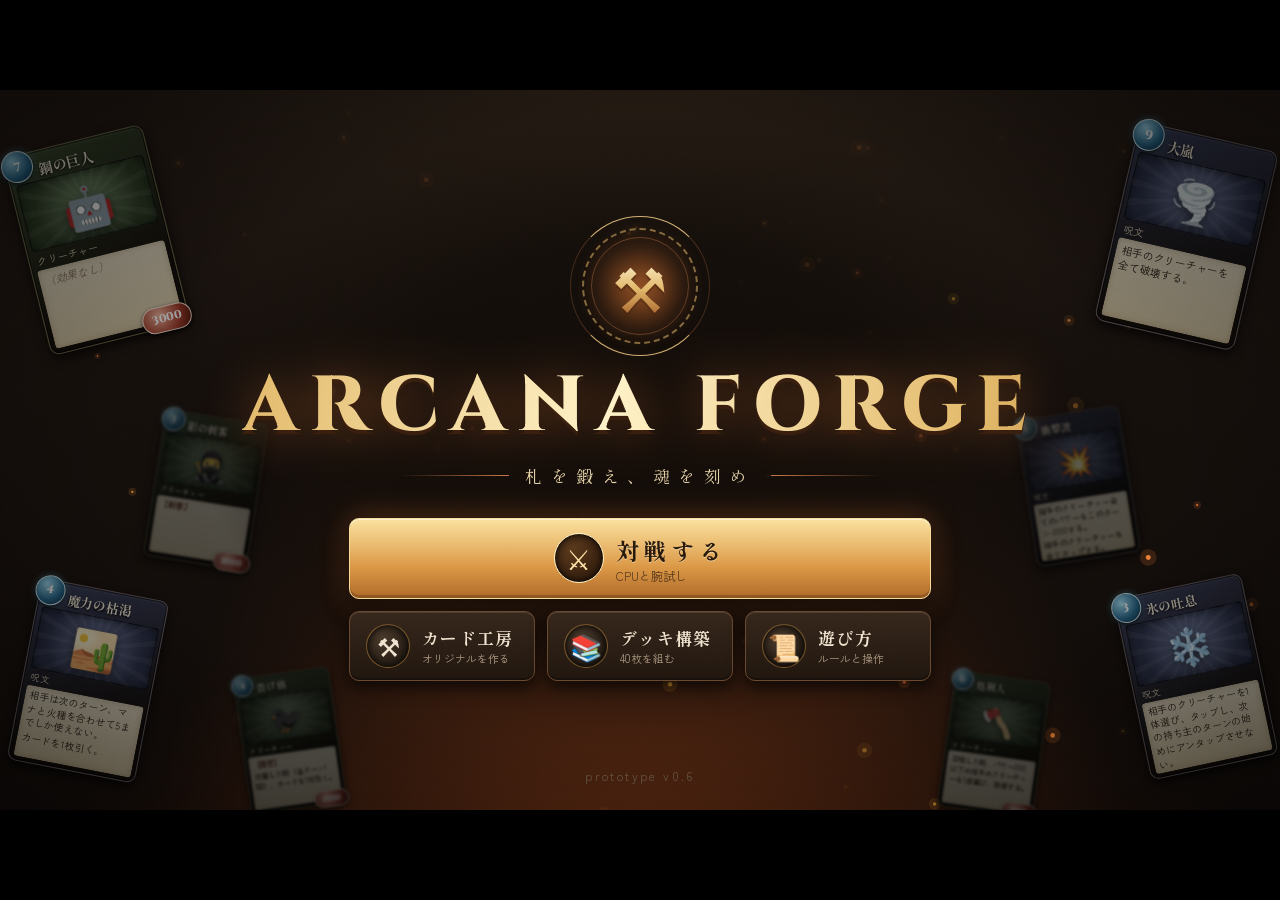
<file: index.html>
<!DOCTYPE html>
<html lang="ja">
<head>
  <meta charset="UTF-8">
  <meta name="viewport" content="width=device-width, initial-scale=1">
  <title>ARCANA FORGE（仮題）</title>
  <link rel="preconnect" href="https://fonts.googleapis.com">
  <link rel="preconnect" href="https://fonts.gstatic.com" crossorigin>
  <link rel="stylesheet" href="https://fonts.googleapis.com/css2?family=Cinzel:wght@600;800&family=Shippori+Mincho+B1:wght@600;800&family=Zen+Kaku+Gothic+New:wght@400;500;700&display=swap">
  <link rel="stylesheet" href="css/style.css">
  <link rel="stylesheet" href="css/motion.css">
</head>
<body>
<div id="stage">

  <!-- ===== タイトル ===== -->
  <section id="screen-title" class="screen active">
    <div class="title-cards" id="title-cards"></div>
    <div class="title-wrap">
      <div class="logo-emblem"><div class="em-ring"></div><div class="em-ring r2"></div><div class="anvil">⚒</div></div>
      <h1 class="logo">ARCANA FORGE</h1>
      <p class="subtitle"><span>札を鍛え、魂を刻め</span></p>
      <div class="menu">
        <button class="menu-item primary" data-go="setup"><i>⚔</i><b>対戦する</b><small>CPUと腕試し</small></button>
        <button class="menu-item" data-go="forge"><i>⚒</i><b>カード工房</b><small>オリジナルを作る</small></button>
        <button class="menu-item" data-go="builder"><i>📚</i><b>デッキ構築</b><small>40枚を組む</small></button>
        <button class="menu-item" data-go="rules"><i>📜</i><b>遊び方</b><small>ルールと操作</small></button>
      </div>
      <p class="version">prototype v0.6</p>
    </div>
  </section>

  <!-- ===== 対戦の準備 ===== -->
  <section id="screen-setup" class="screen">
    <div class="screen-head"><button class="btn ghost" data-go="title">◀ 戻る</button><h2>対戦の準備</h2></div>
    <div class="setup">
      <div class="setup-side me panel ornate">
        <div class="su-head"><div class="su-portrait">🧑‍🔧</div><div><small>あなた</small><h3>使うデッキ</h3></div></div>
        <div id="setup-decks" class="deck-tiles"></div>
      </div>
      <div class="setup-vs"><span>VS</span></div>
      <div class="setup-side op panel ornate">
        <div class="su-head"><div class="su-portrait">🤖</div><div><small>対戦相手</small><h3>CPU</h3></div></div>
        <div id="setup-level" class="level-cards"></div>
        <p class="hint">CPUは毎回、その場でオリジナルカードを鍛えてデッキを組みます。同じ相手とは二度と戦えません。</p>
      </div>
      <div class="setup-foot"><button class="btn primary big" id="btn-start">⚔ 対戦開始</button></div>
    </div>
  </section>

  <!-- ===== 対戦 =====
       配置：上が相手、下が自分。中央の闘技場に場（クリーチャー6体まで）が向かい合う。
       左下＝自分のマナ（周りの5つの穴が火種）、右下＝手札、右＝ターン終了・山札・墓地。 -->
  <section id="screen-battle" class="screen">
    <div class="board" id="board">
      <div class="arena"><div class="arena-ring"></div><div class="arena-line"></div></div>
      <button class="hexbtn" id="btn-menu" title="メニュー">☰</button>
      <div class="op-hand" id="op-hand"></div>
      <div class="feed" id="feed"></div>

      <div class="avatar op" id="pbar-1"></div>
      <div class="counts op" id="counts-1"></div>
      <div class="dial op" id="dial-1"></div>
      <div class="piles op" id="piles-1"></div>
      <div class="field op" id="field-1"></div>

      <div class="turn-info" id="turn-info"></div>

      <div class="field me" id="field-0"></div>
      <div class="piles me" id="piles-0"></div>
      <button class="turn-end" id="btn-end"></button>
      <div class="dial me" id="dial-0"></div>
      <div class="avatar me" id="pbar-0"></div>
      <div class="counts me" id="counts-0"></div>
      <div class="hand" id="hand"></div>
      <svg class="aim" id="aim"><defs><marker id="aim-head" markerWidth="10" markerHeight="10" refX="5" refY="5" orient="auto"><path d="M0,0 L10,5 L0,10 z" /></marker></defs><line x1="0" y1="0" x2="0" y2="0" marker-end="url(#aim-head)" /></svg>
      <div class="detail" id="detail"></div>
    </div>
    <div class="guide" id="guide"></div>
  </section>

  <!-- ===== カード工房 ===== -->
  <section id="screen-forge" class="screen">
    <div class="screen-head"><button class="btn ghost" data-go="title">◀ 戻る</button><h2>カード工房</h2><p class="head-hint">素質を引いて、容量の中で自由にカードを作る</p></div>
    <div class="forge">
      <div class="forge-left panel">
        <div class="fl-head"><h3>作ったカード</h3><span id="forge-count"></span></div>
        <div id="forge-list" class="mini-list"></div>
        <div class="fl-foot">
          <button class="btn small" id="forge-import">カードコードを読み込む</button>
        </div>
      </div>
      <div class="forge-main panel ornate" id="forge-main"></div>
      <div class="forge-right">
        <div id="forge-preview" class="forge-preview"></div>
        <div id="forge-meter" class="meter"></div>
        <div id="forge-errors" class="forge-errors"></div>
        <div class="forge-actions">
          <button class="btn primary" id="forge-save">工房に保存</button>
          <button class="btn" id="forge-new">新しく作る</button>
        </div>
      </div>
    </div>
  </section>

  <!-- ===== デッキ構築 ===== -->
  <section id="screen-builder" class="screen">
    <div class="screen-head"><button class="btn ghost" data-go="title">◀ 戻る</button><h2>デッキ構築</h2>
      <div class="seg" id="pool-tabs"></div>
      <div class="seg" id="pool-kind"></div>
    </div>
    <div class="builder">
      <div class="pool-wrap panel"><div id="pool" class="card-grid"></div></div>
      <div class="deck-side panel ornate">
        <div class="deck-top">
          <select id="deck-select"></select>
          <button class="btn small" id="deck-new">新規</button>
        </div>
        <input id="deck-name" placeholder="デッキ名" maxlength="20">
        <div class="deck-count" id="deck-count"></div>
        <div class="curve" id="deck-curve"></div>
        <ul class="deck-list" id="deck-list"></ul>
        <div class="deck-error" id="deck-error"></div>
        <div class="deck-buttons">
          <button class="btn small" id="deck-clear">全て外す</button>
          <button class="btn small danger" id="deck-delete">削除</button>
          <button class="btn small primary" id="deck-save">保存</button>
        </div>
      </div>
    </div>
  </section>

  <!-- ===== 遊び方 ===== -->
  <section id="screen-rules" class="screen">
    <div class="screen-head"><button class="btn ghost" data-go="title">◀ 戻る</button><h2>遊び方</h2></div>
    <div class="rules">
      <nav class="rules-nav panel" id="rules-nav"></nav>
      <div class="rules-page panel ornate" id="rules-page"></div>
    </div>
  </section>

  <div class="wipe" id="wipe"></div>
  <div class="fx" id="fx"></div>
  <div class="modal" id="modal"></div>
  <div class="toast" id="toast"></div>
</div>

<script src="js/parts.js"></script>
<script src="js/cards.js"></script>
<script src="js/engine.js"></script>
<script src="js/ai.js"></script>
<script src="js/storage.js"></script>
<script src="js/decks.js"></script>
<script src="js/ui-common.js"></script>
<script src="js/ambient.js"></script>
<script src="js/battle.js"></script>
<script src="js/forge-ui.js"></script>
<script src="js/builder.js"></script>
<script src="js/rules.js"></script>
<script src="js/main.js"></script>
</body>
</html>
</file>
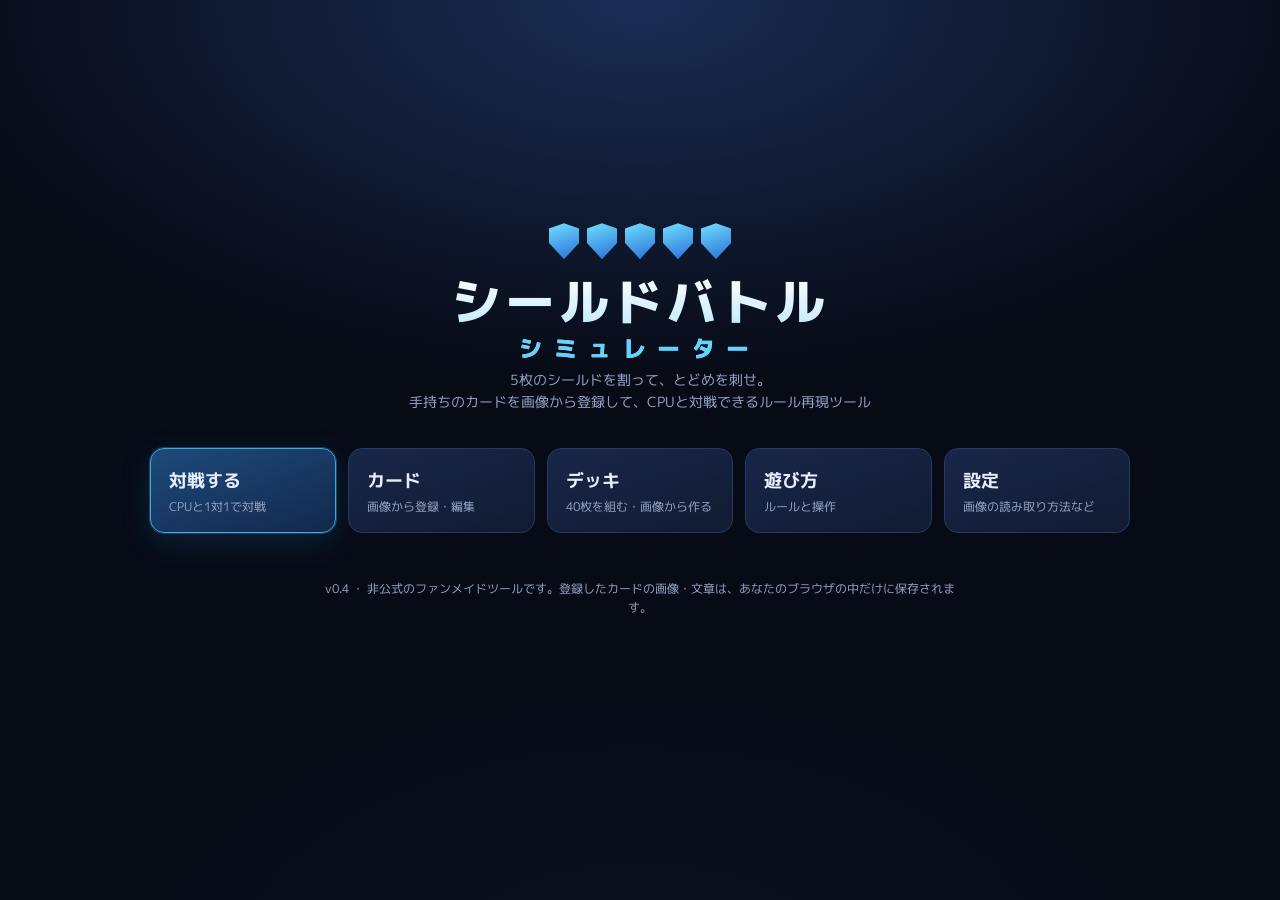
<file: simulator/index.html>
<!DOCTYPE html>
<html lang="ja">
<head>
  <meta charset="UTF-8">
  <meta name="viewport" content="width=device-width, initial-scale=1">
  <title>シールドバトル・シミュレーター</title>
  <link rel="preconnect" href="https://fonts.googleapis.com">
  <link rel="preconnect" href="https://fonts.gstatic.com" crossorigin>
  <link rel="stylesheet" href="https://fonts.googleapis.com/css2?family=M+PLUS+1p:wght@400;500;700;800&display=swap">
  <link rel="stylesheet" href="css/sim.css">
</head>
<body data-screen="home">

<!-- ===== メニュー ===== -->
<section id="screen-home" class="screen page">
  <div class="home">
    <div class="home-logo">
      <div class="logo-shields"><i></i><i></i><i></i><i></i><i></i></div>
      <h1>シールドバトル<span>シミュレーター</span></h1>
      <p class="tagline">5枚のシールドを割って、とどめを刺せ。<br>手持ちのカードを画像から登録して、CPUと対戦できるルール再現ツール</p>
    </div>
    <nav class="home-menu">
      <button class="menu-card primary" data-go="setup"><b>対戦する</b><small>CPUと1対1で対戦</small></button>
      <button class="menu-card" data-go="library"><b>カード</b><small>画像から登録・編集</small></button>
      <button class="menu-card" data-go="decks"><b>デッキ</b><small>40枚を組む・画像から作る</small></button>
      <button class="menu-card" data-go="help"><b>遊び方</b><small>ルールと操作</small></button>
      <button class="menu-card" data-go="settings"><b>設定</b><small>画像の読み取り方法など</small></button>
    </nav>
    <p class="home-foot">v0.4 ・ 非公式のファンメイドツールです。登録したカードの画像・文章は、あなたのブラウザの中だけに保存されます。</p>
  </div>
</section>

<!-- ===== カード一覧 ===== -->
<section id="screen-library" class="screen page">
  <header class="page-head">
    <button class="btn ghost" data-go="home">← メニュー</button>
    <h2>カード</h2>
    <span class="hint" id="lib-count"></span>
    <div class="spacer"></div>
    <button class="btn primary" id="lib-import">画像から登録</button>
    <button class="btn" id="lib-new">手で入力して登録</button>
    <button class="btn ghost" id="lib-export" title="登録したカードとデッキをファイルに保存">書き出し</button>
    <button class="btn ghost" id="lib-load" title="書き出したファイルを読み込む">読み込み</button>
  </header>
  <div class="filters">
    <input id="lib-q" type="search" placeholder="名前・文章・種族で探す" aria-label="検索">
    <select id="lib-civ" aria-label="文明"></select>
    <select id="lib-type" aria-label="種類"></select>
    <label class="chk"><input type="checkbox" id="lib-ng"> 対戦で動かない文があるカードだけ</label>
  </div>
  <p class="hint pad-x">「画像から登録」では、カード1枚の画像でも、何枚も写った画像でも読み取れます。読み取った後に1枚ずつ確認・修正してから登録します。</p>
  <div class="lib-grid" id="lib-grid"></div>
</section>

<!-- ===== デッキ ===== -->
<section id="screen-decks" class="screen page">
  <header class="page-head">
    <button class="btn ghost" data-go="home">← メニュー</button>
    <h2>デッキ</h2>
    <div class="spacer"></div>
    <button class="btn primary" id="deck-from-image">画像から作る</button>
    <button class="btn" id="deck-from-text">文字から作る</button>
    <button class="btn" id="deck-new">新しいデッキ</button>
  </header>
  <div class="deck-layout">
    <aside class="deck-side">
      <div class="deck-list" id="deck-list"></div>
      <div class="deck-side-btns"><button class="btn small" id="deck-copy">コピー</button><button class="btn small danger" id="deck-del">削除</button></div>
    </aside>
    <div class="deck-pool-wrap">
      <div class="filters"><input id="deck-q" type="search" placeholder="カードを探す" aria-label="カードを探す"><select id="deck-civ" aria-label="文明"></select>
        <span class="hint">クリックで追加・右クリックで1枚減らす</span></div>
      <div class="deck-pool" id="deck-pool"></div>
    </div>
    <div class="deck-body" id="deck-body"></div>
  </div>
</section>

<!-- ===== 対戦の準備 ===== -->
<section id="screen-setup" class="screen page">
  <header class="page-head"><button class="btn ghost" data-go="home">← メニュー</button><h2>対戦の準備</h2></header>
  <div class="setup">
    <label class="f">あなたのデッキ<select id="setup-my"></select></label>
    <label class="f">CPUのデッキ<select id="setup-cpu"></select></label>
    <div class="f-row">
      <label class="f">先攻・後攻<select id="setup-first"><option value="random">ランダム</option><option value="me">あなたが先攻</option><option value="cpu">CPUが先攻</option></select></label>
      <label class="f">演出の速さ<select id="setup-speed"><option value="1.4">ゆっくり</option><option value="1" selected>ふつう</option><option value="0.5">はやい</option><option value="0.15">とてもはやい</option></select></label>
    </div>
    <p class="ng" id="setup-note"></p>
    <button class="btn primary big" id="setup-start">対戦開始</button>
  </div>
</section>

<!-- ===== 対戦 =====
     16:9 の卓（1600×900）を画面に合わせて拡大縮小する。
     上が相手、下が自分。手札は右下、マナは四隅の丸いカウンター、ログはふだん隠しておく。 -->
<section id="screen-battle" class="screen">
  <div class="bt-viewport">
    <div class="bt-stage" id="bt-stage">
      <div class="bt-table"></div>

      <!-- 相手 -->
      <div class="bt-opp-hand" id="bt-opp-hand"></div>
      <div class="bt-chip op" id="bt-opp-chip"></div>
      <button class="bt-mana op" id="bt-opp-mana" data-mana="1" aria-label="相手のマナゾーン"></button>
      <div class="bt-emblem op" id="bt-opp-emblem"></div>
      <div class="bt-shields op" id="bt-opp-shields"></div>
      <div class="bt-zone op" id="bt-opp-battle"></div>

      <!-- 中央：今すること -->
      <div class="bt-prompt" id="bt-prompt"></div>

      <!-- 自分 -->
      <div class="bt-zone me" id="bt-my-battle"></div>
      <div class="bt-shields me" id="bt-my-shields"></div>
      <div class="bt-emblem me" id="bt-my-emblem"></div>
      <div class="bt-chip me" id="bt-my-chip"></div>
      <button class="bt-mana me" id="bt-my-mana" data-mana="0" aria-label="自分のマナゾーン"></button>
      <div class="bt-hand" id="bt-my-hand"></div>

      <!-- 左の小さなボタン（墓地・ログ・メニュー） -->
      <div class="bt-side">
        <button class="side-btn" data-grave="1" title="相手の墓地"><span class="ico">墓</span><b id="bt-opp-grave-n">0</b><small>相手の墓地</small></button>
        <button class="side-btn" id="bt-log-btn" title="ログを表示"><span class="ico">≡</span><small>ログ</small></button>
        <button class="side-btn" id="bt-menu-btn" title="メニュー"><span class="ico">⚙</span><small>メニュー</small></button>
        <button class="side-btn" id="bt-extra-btn" title="超次元ゾーン・GRゾーン" hidden><span class="ico">超</span><b id="bt-extra-n">0</b><small>超次元／GR</small></button>
        <button class="side-btn" data-grave="0" title="自分の墓地"><span class="ico">墓</span><b id="bt-my-grave-n">0</b><small>自分の墓地</small></button>
      </div>

      <!-- 右：山札と、大きな行動ボタン -->
      <div class="bt-deck op" id="bt-opp-deck"></div>
      <div class="bt-actions" id="bt-buttons"></div>
      <div class="bt-deck me" id="bt-my-deck"></div>

      <!-- カードの説明（指したカードだけ表示） -->
      <div class="bt-detail" id="bt-detail"></div>
      <div class="bt-flash" id="bt-flash"></div>
      <div class="bt-casting" id="bt-casting"></div>

      <!-- ログ（ふだんは隠す） -->
      <aside class="bt-log-drawer" id="bt-log-drawer" hidden>
        <div class="drawer-head"><b>プレイログ</b><button class="btn small ghost" id="bt-log-close">閉じる</button></div>
        <div class="bt-log" id="bt-log" aria-live="off"></div>
      </aside>
      <!-- メニュー -->
      <div class="bt-menu" id="bt-menu" hidden>
        <label class="f">演出の速さ<select id="bt-speed" aria-label="演出の速さ"><option value="1.4">ゆっくり</option><option value="1">ふつう</option><option value="0.5">はやい</option><option value="0.15">とてもはやい</option></select></label>
        <button class="btn danger" id="bt-quit">降参してメニューへ</button>
      </div>
    </div>
  </div>
</section>

<!-- ===== 設定 ===== -->
<section id="screen-settings" class="screen page">
  <header class="page-head"><button class="btn ghost" data-go="home">← メニュー</button><h2>設定</h2></header>
  <div class="settings">
    <h3>画像の読み取り方法</h3>
    <label class="radio"><input type="radio" name="reader" value="claude">
      <span><b>Claude（おすすめ・高精度）</b><br>Anthropic の AI に画像を送って読み取ります。日本語の小さな文字や、1枚に何枚も写った画像も読めます。自分の API キーが必要で、読み取りごとに少額の料金がかかります。</span></label>
    <label class="radio"><input type="radio" name="reader" value="ocr">
      <span><b>文字認識（OCR・無料）</b><br>ブラウザの中で文字を認識します（Tesseract.js）。キーは不要ですが、読み間違いが多いので、読み取った後に必ず手で直してください。初回は認識用のデータ（十数MB）を読み込みます。</span></label>

    <h3>Claude の API キー</h3>
    <p class="hint">キーは <a href="https://platform.claude.com/settings/keys" target="_blank" rel="noopener">Claude Console</a> で作れます。キーはこのブラウザの中（localStorage）にだけ保存され、画像と一緒に Anthropic の API にだけ送られます。共用のパソコンでは使い終わったら消してください。</p>
    <div class="key-row">
      <input id="set-key" type="password" autocomplete="off" spellcheck="false" placeholder="sk-ant-...">
      <button class="btn small" id="set-show">表示</button>
      <button class="btn small" id="set-test">接続を確認</button>
      <button class="btn small danger" id="set-clear">消す</button>
    </div>
    <p id="set-test-result" class="hint"></p>
    <label class="f">使うモデル<select id="set-model">
      <option value="claude-opus-5-5">Claude Opus 5.5（最も正確）</option>
      <option value="claude-sonnet-5-5">Claude Sonnet 5.5（速くて安い）</option>
    </select></label>

    <h3>対戦</h3>
    <label class="f">CPUが考える時間（ミリ秒）<input id="set-wait" type="number" min="0" max="3000" step="50"></label>

    <h3>保存について</h3>
    <p class="hint" id="set-storage"></p>
  </div>
</section>

<!-- ===== 遊び方 ===== -->
<section id="screen-help" class="screen page">
  <header class="page-head"><button class="btn ghost" data-go="home">← メニュー</button><h2>遊び方</h2></header>
  <article class="help">
    <h3>使い方の流れ</h3>
    <ol>
      <li><b>カードを登録</b>：「カード」→「画像から登録」で、カードの画像を選びます。読み取った名前・文明・コスト・パワー・能力の文章を確認して登録します。</li>
      <li><b>デッキを作る</b>：「デッキ」で40枚（サイキック・ドラグハートは超次元ゾーンに8枚まで、GRクリーチャーはGRゾーンに12枚）を選ぶか、「画像から作る」でデッキリストの画像を読み取ります（先に、デッキに入るカードを登録しておく必要があります）。</li>
      <li><b>対戦する</b>：「対戦する」でデッキを選んで開始。登録前でも、見本のデッキで遊べます。</li>
    </ol>

    <h3>勝ち方</h3>
    <p>相手のシールド（最初は5枚）をすべてブレイクした後、さらにクリーチャーで相手プレイヤーを攻撃して通れば（ダイレクトアタック）勝ちです。また、山札が0枚になったプレイヤーは負けになります。</p>

    <h3>ターンの流れ</h3>
    <ol>
      <li><b>ターン開始</b>：自分のバトルゾーンとマナゾーンのカードがすべてアンタップ（縦向き）に戻ります。</li>
      <li><b>ドロー</b>：山札から1枚引きます（先攻の最初のターンは引きません）。</li>
      <li><b>マナチャージ</b>：手札から1枚まで、マナゾーンに置けます。2つ以上の文明を持つ多色カードは、タップした状態で置かれます。</li>
      <li><b>メイン</b>：マナをタップしてクリーチャーを召喚したり、呪文を唱えたりします。コストと同じ枚数のマナが必要で、その中にカードの文明がすべて含まれていなければいけません。</li>
      <li><b>攻撃</b>：クリーチャーをタップして、相手プレイヤーか、相手のタップしているクリーチャーを攻撃します。出たばかりのクリーチャーは、そのターンは攻撃できません（召喚酔い）。</li>
      <li><b>ターン終了</b>：「このターン」の効果が終わります。</li>
    </ol>

    <h3>攻撃とバトル</h3>
    <ul>
      <li>攻撃されたプレイヤーは、アンタップしている<b>ブロッカー</b>で攻撃を止められます（ブロックしたクリーチャーとバトル）。</li>
      <li><b>バトル</b>：パワーの大きい方が勝ち、負けた方は破壊されます。同じパワーなら両方破壊されます。</li>
      <li>プレイヤーへの攻撃が通ると、シールドを1枚（W・ブレイカーは2枚、T・ブレイカーは3枚）ブレイクし、その持ち主の手札に加わります。</li>
      <li>ブレイクされたカードに<b>S・トリガー</b>があれば、コストを払わずにすぐ使えます。</li>
    </ul>

    <h3>対戦画面の操作</h3>
    <ul>
      <li>光っているカードが、今動かせるカードです。画面の中央に「今何をするか」が表示されます。</li>
      <li><b>マナチャージ</b>：手札のカードを左下のマナのカウンターへドラッグします。</li>
      <li><b>召喚・呪文</b>：手札のカードを自分のバトルゾーンへドラッグします。</li>
      <li><b>攻撃</b>：自分のクリーチャーを、相手のシールド（プレイヤーへの攻撃。落としたシールドをブレイクします）か、相手のタップしているクリーチャーへドラッグします。</li>
      <li><b>手札の拡大</b>：手札のカードをクリック（タップ）すると、大きく表示します。◀ ▶（キーボードの ← →）で隣のカードに切り替えられ、「マナに置く」「召喚する」「唱える」のボタンからも使えます。</li>
      <li>攻撃は、ドラッグの代わりにクリックで選んでも同じ操作ができます。</li>
      <li>マナの支払いは自動です（必要な文明をそろえ、多色カードはなるべく残すように選びます）。</li>
      <li>ツインパクトは、手札の拡大表示のボタンか、ドラッグした時に、クリーチャー側・呪文側のどちらで使うか選べます。ハイパー化は、メインステップ中にバトルゾーンのクリーチャーをクリックします。</li>
      <li>画面の右にある大きなボタン（攻撃へ進む・ターン終了など）で次へ進みます。Enterキーでも押せます。</li>
      <li>カードにマウスを乗せる（スマホではタップする）と、そのカードの説明が表示されます。</li>
      <li>四隅の丸いカウンターは「使えるマナ／マナの枚数」です（外側の色は文明の割合）。クリックするとマナゾーンの一覧を見られます。</li>
      <li>左の「墓」ボタンで墓地、「ログ」ボタンでプレイログ（ふだんは隠れています）、「メニュー」で演出の速さの変更や降参ができます。</li>
    </ul>

    <h3>対応している能力</h3>
    <p>カードの文章は、決まった言い回しを読んで効果に変えています。読めなかった文はカード編集画面に赤く表示され、対戦では動きません（その場合は意味を変えない範囲で言い回しを書き換えてください）。対応している主なもの：</p>
    <ul id="help-examples"></ul>
    <p class="hint">ツインパクト（クリーチャー側と呪文側）、タマシード、ハイパー化、ヨビニオン、ガードマン、アタック・チャンス、スマッシュ・バースト、「ターンの残りをとばす」にも対応しています。<br>
      さらに、超次元ゾーン（サイキック・クリーチャー、ドラグハートのウエポン・フォートレス）、GR召喚、コストを減らす・増やす効果（シンパシー・G・ゼロを含む）、
      「破壊される時、墓地に置くかわりに〜」・セイバー・エスケープ、革命チェンジ・侵略・ニンジャ・ストライク・革命0トリガー・マナ武装、
      同時に発動した能力の解決順を選ぶこと、NEO進化・超魂レイド・超魂X、ダブル・シンパシー、条件つきの別のコスト、各ターンに一度のコスト軽減、
      マナゾーンからの召喚、「相手は（光ではない）呪文を唱えられない」「各ターン合計N回まで」、パワード・ブレイカー、チャージャー、
      「離れるかわりにとどまる」、「クリーチャーが出た時」、シールド化、「同名は2つ以上出せない」にも対応しています。<br>
      まだ対応していないもの：サイキック・クリーチャーの覚醒・解除、ドラグハートの龍解、メテオバーンなどの「下のカードを使う」能力、
      その他の個別の裁定。</p>
  </article>
</section>

<div id="modals"></div>
<div id="toasts"></div>

<script src="js/data.js"></script>
<script src="js/textparser.js"></script>
<script src="js/engine.js"></script>
<script src="js/ai.js"></script>
<script src="js/sample-cards.js"></script>
<script src="js/storage.js"></script>
<script src="js/reader.js"></script>
<script src="js/ui.js"></script>
<script src="js/library-ui.js"></script>
<script src="js/deck-ui.js"></script>
<script src="js/battle-ui.js"></script>
<script src="js/main.js"></script>
<script>
  // 遊び方に、対応している言い回しの例を並べる
  document.getElementById('help-examples').innerHTML = TextParser.EXAMPLES.map((e) => '<li>' + UI.esc(e) + '</li>').join('');
</script>
</body>
</html>
</file>
<file: css/style.css>
/* ═══════════════════════════════════════════════════════════════
   ARCANA FORGE — 見た目
   テーマ：魔導の鍛冶工房。炭色の地に、銅と真鍮の金具、羊皮紙のカード。
   色は :root の変数にまとめている。
   ═══════════════════════════════════════════════════════════════ */
:root {
  --bg0: #110c09; --bg1: #1b1410; --panel: #231a14; --panel2: #2c2119; --line: #4b3727;
  --copper: #c8794a; --brass: #e2b96a; --brass2: #f6dc9c; --ember: #ff8a3d;
  --parch: #f1e5c8; --parch2: #e2d0a6; --ink: #2b1e14;
  --text: #f0e4d0; --muted: #a8957f; --me: #5ec8e8; --op: #ff6b5a; --good: #7fd88a; --bad: #ff6b6b;
  --font: 'Zen Kaku Gothic New', 'Hiragino Kaku Gothic ProN', 'Yu Gothic', sans-serif;
  --font-h: 'Shippori Mincho B1', 'Yu Mincho', serif;
  --font-logo: 'Cinzel', 'Shippori Mincho B1', serif;
  --noise: url("data:image/svg+xml,%3Csvg xmlns='http://www.w3.org/2000/svg' width='160' height='160'%3E%3Cfilter id='n'%3E%3CfeTurbulence type='fractalNoise' baseFrequency='.9' numOctaves='2' stitchTiles='stitch'/%3E%3CfeColorMatrix values='0 0 0 0 0 0 0 0 0 0 0 0 0 0 0 0 0 0 .08 0'/%3E%3C/filter%3E%3Crect width='100%25' height='100%25' filter='url(%23n)'/%3E%3C/svg%3E");
}
* { box-sizing: border-box; }
html, body { margin: 0; height: 100%; background: #000; overflow: hidden; color: var(--text); font-family: var(--font); }
button { font-family: inherit; }
#stage {
  position: absolute; left: 50%; top: 50%; width: 1280px; height: 720px; overflow: clip; transform-origin: 50% 50%;
  background: var(--noise), radial-gradient(ellipse at 50% 120%, #4a2410 0%, transparent 55%), radial-gradient(ellipse at 50% -20%, #2b2016 0%, transparent 60%), linear-gradient(180deg, var(--bg1), var(--bg0));
}
.screen { position: absolute; inset: 0; display: none; }
.screen.active { display: block; animation: fadeIn .25s ease-out; }
@keyframes fadeIn { from { opacity: 0; } }
.hint { color: var(--muted); font-size: 12.5px; }
.pad { padding: 20px; }

/* ── ボタン ── */
.btn {
  position: relative; border: 1px solid #6b4a30; border-radius: 6px; padding: 8px 18px; cursor: pointer; font-size: 14px; letter-spacing: .05em; color: var(--text);
  background: linear-gradient(180deg, #3b2b1f, #261b13); box-shadow: inset 0 1px 0 #ffffff1a, inset 0 -2px 0 #00000055, 0 2px 4px #0008; transition: filter .12s, transform .08s;
}
.btn:hover:not(:disabled) { filter: brightness(1.2); }
.btn:active:not(:disabled) { transform: translateY(1px); }
.btn:disabled { opacity: .4; cursor: default; }
.btn.primary { color: #2a1a0c; font-weight: 700; border-color: var(--brass2); background: linear-gradient(180deg, #f5d58c, #c8893e); text-shadow: 0 1px 0 #ffffff55; }
.btn.danger { border-color: #a0463c; background: linear-gradient(180deg, #6b2a22, #3f1612); }
.btn.ghost { background: transparent; border-color: transparent; box-shadow: none; color: var(--muted); }
.btn.big { font-size: 17px; padding: 12px 26px; min-width: 260px; }
.btn.small { font-size: 12.5px; padding: 5px 12px; }
.btn.icon { padding: 6px 12px; }
.seg { display: inline-flex; border: 1px solid var(--line); border-radius: 6px; overflow: hidden; }
.seg button { background: #1d1510; border: 0; border-right: 1px solid var(--line); color: var(--muted); padding: 6px 14px; cursor: pointer; font-size: 13px; }
.seg button:last-child { border-right: 0; }
.seg button.on { color: #2a1a0c; font-weight: 700; background: linear-gradient(180deg, #f0cf85, #c8893e); }

/* ── パネル（銅の縁と四隅の鋲） ── */
.panel { background: var(--noise), linear-gradient(180deg, var(--panel2), var(--panel)); border: 1px solid var(--line); border-radius: 8px; box-shadow: inset 0 1px 0 #ffffff10, 0 6px 20px #0009; }
.ornate { position: relative; border-color: #7a5536; box-shadow: inset 0 0 0 1px #00000088, inset 0 0 0 3px #c8794a22, 0 8px 28px #000a; }
.ornate::before, .ornate::after { content: ''; position: absolute; width: 10px; height: 10px; border-radius: 50%; background: radial-gradient(circle at 35% 35%, #ffe2a8, #b07a3a 60%, #4a2e18); box-shadow: 0 1px 2px #000; top: 6px; left: 6px; }
.ornate::after { left: auto; right: 6px; }

/* ── 画面の見出し ── */
.screen-head { position: absolute; left: 20px; right: 20px; top: 14px; height: 44px; display: flex; align-items: center; gap: 16px; }
.screen-head h2 { margin: 0; font-family: var(--font-h); font-size: 24px; color: var(--brass2); letter-spacing: .12em; text-shadow: 0 2px 8px #000; }
.head-hint { margin: 0; color: var(--muted); font-size: 13px; }

/* ═════════ タイトル ═════════
 * 背景にカードが浮かび、紋章のまわりを文様の輪が回り、ロゴに光が走る。 */
.title-cards { position: absolute; inset: 0; pointer-events: none; }
.title-cards .card { position: absolute; margin: calc(var(--cs) * -9.25) 0 0 calc(var(--cs) * -6.5); cursor: default;
  transform: rotate(var(--rot)); animation: tcFloat var(--dur) ease-in-out var(--dly) infinite alternate, tcIn .9s cubic-bezier(.2,.8,.25,1) var(--in) backwards; }
.title-cards .card.near { filter: brightness(.62) saturate(.85); }
.title-cards .card.far { filter: brightness(.36) saturate(.7) blur(1.2px); }
@keyframes tcFloat { from { transform: rotate(var(--rot)) translateY(-9px); } to { transform: rotate(calc(var(--rot) + 2.5deg)) translateY(11px); } }
@keyframes tcIn { from { opacity: 0; scale: .7; } }
.title-wrap { position: absolute; inset: 0; display: flex; flex-direction: column; align-items: center; justify-content: center; }
.title-wrap::before { content: ''; position: absolute; left: 50%; top: 46%; width: 900px; height: 620px; transform: translate(-50%, -50%); pointer-events: none;
  background: radial-gradient(ellipse, #110c09f0 0%, #110c09c0 40%, transparent 70%); }
.title-wrap > * { position: relative; }
.logo-emblem { position: relative; width: 132px; height: 132px; border-radius: 50%; display: grid; place-items: center; margin-bottom: 2px;
  background: radial-gradient(circle, #ff8a3d66, #ff8a3d18 45%, transparent 68%); animation: emGlow 3s ease-in-out infinite, popDown .8s cubic-bezier(.2,.9,.3,1.2) backwards; }
@keyframes emGlow { 50% { filter: brightness(1.3); } }
@keyframes ember { 50% { filter: brightness(1.25); } }
.em-ring { position: absolute; inset: 8px; border-radius: 50%; border: 2px dashed #e2b96a88; animation: spin 26s linear infinite; }
.em-ring::before { content: ''; position: absolute; inset: 7px; border-radius: 50%; border: 1px solid #c8794a66; }
.em-ring.r2 { inset: -4px; border: 1px solid #c8794a44; border-top-color: #ffd88acc; border-bottom-color: #ffd88acc; animation: spin 14s linear infinite reverse; }
.em-ring.r2::before { display: none; }
@keyframes spin { to { transform: rotate(360deg); } }
.anvil { position: relative; font-size: 62px; line-height: 1; background: linear-gradient(180deg, #fff6dc, #e2b96a 55%, #a8642e); -webkit-background-clip: text; background-clip: text; color: transparent;
  filter: drop-shadow(0 0 16px #ff8a3dcc) drop-shadow(0 3px 0 #3a1f0e); animation: hammer 3.2s ease-in-out infinite; transform-origin: 50% 80%; }
@keyframes hammer { 0%, 62%, 100% { transform: rotate(0deg); } 70% { transform: rotate(-16deg); } 76% { transform: rotate(7deg) scale(1.06); } 82% { transform: rotate(0deg); } }
.logo { margin: 0; font-family: var(--font-logo); font-size: 78px; letter-spacing: .14em; font-weight: 800; white-space: nowrap;
  background: linear-gradient(100deg, #e2b96a 0%, #fff2c8 18%, #e2b96a 36%, #a8642e 50%, #e2b96a 64%, #fff8e0 80%, #e2b96a 100%); background-size: 260% 100%;
  -webkit-background-clip: text; background-clip: text; color: transparent;
  filter: drop-shadow(0 4px 0 #3a1f0e) drop-shadow(0 0 24px #ff8a3d66); animation: logoShine 7s linear infinite, logoIn 1s cubic-bezier(.2,.8,.25,1) .1s backwards; }
@keyframes logoShine { from { background-position: 130% 0; } to { background-position: -130% 0; } }
@keyframes logoIn { from { opacity: 0; letter-spacing: .5em; filter: blur(12px) drop-shadow(0 0 40px #ff8a3d); } }
@keyframes popDown { from { opacity: 0; transform: translateY(-30px) scale(.6); } }
.subtitle { margin: 4px 0 30px; font-family: var(--font-h); letter-spacing: .5em; color: var(--parch2); font-size: 17px; display: flex; align-items: center; gap: 16px; animation: riseIn .7s ease-out .5s backwards; }
.subtitle::before, .subtitle::after { content: ''; width: 110px; height: 1px; background: linear-gradient(90deg, transparent, var(--copper)); }
.subtitle::after { transform: scaleX(-1); }
/* メニュー：大きな「対戦する」と、その下に3つ */
.menu { display: grid; grid-template-columns: repeat(3, 186px); gap: 12px; }
.menu-item { position: relative; overflow: hidden; display: grid; grid-template-columns: auto 1fr; grid-template-rows: auto auto; column-gap: 12px; align-items: center; text-align: left; cursor: pointer;
  padding: 12px 16px; border-radius: 10px; border: 1px solid #6b4a30; color: var(--text); font-family: inherit;
  background: var(--noise), linear-gradient(180deg, #3b2b1fee, #221810ee); box-shadow: inset 0 1px 0 #ffffff1a, inset 0 -2px 0 #00000055, 0 6px 16px #000a;
  transition: transform .16s cubic-bezier(.2,.8,.3,1.4), border-color .16s, box-shadow .16s, filter .16s; animation: riseIn .55s cubic-bezier(.2,.8,.25,1) backwards; }
.menu-item:nth-child(1) { animation-delay: .62s; } .menu-item:nth-child(2) { animation-delay: .74s; } .menu-item:nth-child(3) { animation-delay: .82s; } .menu-item:nth-child(4) { animation-delay: .9s; }
.menu-item i { grid-row: 1 / 3; font-style: normal; font-size: 26px; width: 44px; height: 44px; display: grid; place-items: center; border-radius: 50%; background: radial-gradient(circle at 35% 30%, #4a3a2c, #1a120c); border: 1px solid #b8863a88; box-shadow: inset 0 0 8px #000; transition: transform .25s; }
.menu-item b { font-family: var(--font-h); font-size: 17px; letter-spacing: .08em; align-self: end; }
.menu-item small { font-size: 11px; color: var(--muted); align-self: start; white-space: nowrap; }
.menu-item::after { content: ''; position: absolute; top: 0; bottom: 0; left: -60%; width: 40%; transform: skewX(-20deg); background: linear-gradient(90deg, transparent, #ffffff30, transparent); transition: left .5s; pointer-events: none; }
.menu-item:hover { transform: translateY(-4px); border-color: var(--brass); box-shadow: inset 0 1px 0 #ffffff1a, 0 0 0 1px #e2b96a66, 0 12px 24px #000c, 0 0 26px #ff8a3d44; }
.menu-item:hover::after { left: 120%; }
.menu-item:hover i { transform: rotate(-10deg) scale(1.12); }
.menu-item:active { transform: translateY(0) scale(.98); }
.menu-item.primary { grid-column: 1 / 4; padding: 14px 26px; justify-content: center; grid-template-columns: auto auto; border-color: var(--brass2); color: #2a1a0c;
  background: linear-gradient(180deg, #fbe2a0, #dc9a48 60%, #b06a28); box-shadow: inset 0 1px 0 #ffffff88, inset 0 -3px 0 #00000033, 0 8px 22px #000b, 0 0 30px #ff8a3d55; }
.menu-item.primary i { width: 50px; height: 50px; font-size: 28px; background: radial-gradient(circle at 35% 30%, #5a3a1c, #2a160a); border-color: #fff2c8; color: #ffe2a8; }
.menu-item.primary b { font-size: 23px; letter-spacing: .2em; text-shadow: 0 1px 0 #ffffff66; }
.menu-item.primary small { color: #5a3a1c; font-size: 12px; }
.menu-item.primary:hover { filter: brightness(1.08); box-shadow: inset 0 1px 0 #ffffff88, 0 0 0 2px #fff2c8, 0 14px 28px #000c, 0 0 44px #ff8a3d99; }
.version { position: absolute; bottom: 14px; color: #6a5847; font-size: 12px; letter-spacing: .2em; }

/* ═════════ 対戦の準備 ═════════
 * 左＝自分のデッキ、右＝対戦相手（CPUの強さ）、間に VS。 */
.setup { position: absolute; left: 60px; right: 60px; top: 72px; bottom: 22px; display: grid; grid-template-columns: 1fr 96px 400px; grid-template-rows: 1fr auto; gap: 14px 0; }
.setup-side { padding: 20px 24px; display: flex; flex-direction: column; gap: 14px; min-height: 0; }
.setup-side.me { border-color: #4a7a8a; box-shadow: inset 0 0 0 1px #00000088, inset 0 0 0 3px #5ec8e81c, 0 8px 28px #000a; }
.setup-side.op { border-color: #8a4a40; box-shadow: inset 0 0 0 1px #00000088, inset 0 0 0 3px #ff6b5a1c, 0 8px 28px #000a; }
.su-head { display: flex; align-items: center; gap: 14px; }
.su-portrait { width: 64px; height: 64px; border-radius: 50%; display: grid; place-items: center; font-size: 36px; background: radial-gradient(circle at 35% 30%, #4a3a2c, #1a120c); border: 3px solid #7ad0ea; box-shadow: 0 0 16px #5ec8e855, inset 0 0 10px #000; }
.setup-side.op .su-portrait { border-color: #e07a6a; box-shadow: 0 0 16px #ff6b5a55, inset 0 0 10px #000; }
.su-head small { font-size: 12px; letter-spacing: .2em; color: #bfeaf7; } .setup-side.op .su-head small { color: #ffb1a5; }
.su-head h3 { margin: 0; font-family: var(--font-h); color: var(--brass2); font-size: 22px; letter-spacing: .1em; }
.deck-tiles { display: grid; grid-template-columns: repeat(2, 1fr); gap: 12px; overflow-y: auto; align-content: start; padding: 4px; margin: -4px; }
.deck-tile { position: relative; text-align: left; border: 1px solid var(--line); border-radius: 10px; padding: 12px 14px; background: linear-gradient(180deg, #221912, #18110c); color: var(--text); cursor: pointer; display: flex; flex-direction: column; gap: 5px; font-family: inherit;
  transition: transform .15s cubic-bezier(.2,.8,.3,1.4), border-color .15s, box-shadow .15s; }
.deck-tile:hover:not(.bad) { transform: translateY(-3px); border-color: #b78350; }
.deck-tile b { font-family: var(--font-h); font-size: 16px; } .deck-tile span { font-size: 12px; color: var(--muted); min-height: 2.6em; line-height: 1.3; }
.dt-faces { display: flex; gap: 4px; }
.dt-faces i { --cc: #5f8f4e; font-style: normal; width: 38px; height: 38px; border-radius: 8px; display: grid; place-items: center; font-size: 21px; background: radial-gradient(circle at 50% 40%, color-mix(in srgb, var(--cc) 60%, #fff 15%), color-mix(in srgb, var(--cc) 40%, #0c0805)); border: 1px solid #0009; box-shadow: inset 0 0 8px #0008; }
.deck-tile small { display: flex; flex-wrap: wrap; gap: 4px 6px; font-size: 10.5px; }
.deck-tile small em { font-style: normal; padding: 1px 7px; border-radius: 8px; background: #0e0a07; border: 1px solid #3a2b20; color: #c8b8a0; }
.deck-tile small em.forged { color: var(--brass2); border-color: #b8863a88; }
.deck-tile.on { border-color: var(--brass); box-shadow: 0 0 0 1px var(--brass), 0 0 22px #e2b96a55; background: linear-gradient(180deg, #33261a, #221810); }
.deck-tile.on::after { content: '✓'; position: absolute; right: 10px; top: 8px; width: 22px; height: 22px; border-radius: 50%; display: grid; place-items: center; font-size: 13px; font-weight: 700; color: #2a1a0c; background: linear-gradient(180deg, #f6dc9c, #c8893e); animation: popIn .25s cubic-bezier(.2,.8,.3,1.6); }
.deck-tile.bad { opacity: .45; cursor: not-allowed; }
.setup-vs { display: grid; place-items: center; position: relative; }
.setup-vs::before { content: ''; position: absolute; top: 12%; bottom: 12%; left: 50%; width: 2px; background: linear-gradient(180deg, transparent, #c8794a, transparent); }
.setup-vs span { position: relative; width: 74px; height: 74px; border-radius: 50%; display: grid; place-items: center; font-family: var(--font-logo); font-weight: 800; font-style: italic; font-size: 30px; color: #ffe2a8;
  background: radial-gradient(circle at 35% 30%, #6a3a1c, #1a0e08); border: 2px solid var(--brass); box-shadow: 0 0 24px #ff8a3d77, inset 0 0 12px #000; text-shadow: 0 0 12px #ff8a3d; animation: vsPulse 2.2s ease-in-out infinite; }
@keyframes vsPulse { 50% { box-shadow: 0 0 40px #ff8a3dbb, inset 0 0 12px #000; transform: scale(1.06); } }
.level-cards { display: flex; flex-direction: column; gap: 10px; }
.level-card { display: grid; grid-template-columns: 1fr auto; gap: 2px 10px; text-align: left; padding: 11px 14px; border-radius: 10px; border: 1px solid var(--line); background: linear-gradient(180deg, #221912, #18110c); color: var(--text); cursor: pointer; font-family: inherit;
  transition: transform .15s cubic-bezier(.2,.8,.3,1.4), border-color .15s, box-shadow .15s; }
.level-card:hover { transform: translateX(4px); border-color: #b78350; }
.level-card b { font-family: var(--font-h); font-size: 17px; }
.level-card .stars { color: #ffcf6a; letter-spacing: .1em; text-shadow: 0 0 8px #ff8a3d; } .level-card .stars i { font-style: normal; color: #4a3a2c; text-shadow: none; }
.level-card small { grid-column: 1 / 3; font-size: 12px; color: var(--muted); }
.level-card.on { border-color: #e07a6a; box-shadow: 0 0 0 1px #e07a6a, 0 0 22px #ff6b5a44; background: linear-gradient(180deg, #3a2018, #24140e); }
.setup-side .hint { margin: auto 0 0; }
.setup-foot { grid-column: 1 / 4; text-align: center; }
#btn-start { min-width: 340px; font-size: 20px; padding: 14px 30px; letter-spacing: .25em; animation: startGlow 1.8s ease-in-out infinite; }
@keyframes startGlow { 50% { box-shadow: inset 0 1px 0 #ffffff1a, 0 0 0 2px #fff2c8aa, 0 0 34px #ff8a3daa; } }

/* ═════════ カード ═════════ */
.card {
  --cs: 10px; --cc: #5f8f4e; --gc: #dfe6ee;
  position: relative; width: calc(var(--cs) * 13); height: calc(var(--cs) * 18.5); font-size: var(--cs); flex-shrink: 0; cursor: pointer; user-select: none;
  border-radius: 0.9em; transition: transform .14s, box-shadow .14s;
}
.c-frame {
  position: absolute; inset: 0; border-radius: 0.9em; overflow: hidden; display: flex; flex-direction: column; padding: 0.45em;
  background: var(--noise), linear-gradient(160deg, color-mix(in srgb, var(--cc) 55%, #1a120c), #160f0a 75%);
  border: 0.18em solid color-mix(in srgb, var(--cc) 40%, #8a6440);
  box-shadow: inset 0 0 0 0.12em #00000099, inset 0 0.15em 0.3em #ffffff22, 0 0.4em 1em #000b;
}
.card.is-forged .c-frame { border-color: var(--gc); box-shadow: inset 0 0 0 0.12em #00000099, 0 0 0.9em color-mix(in srgb, var(--gc) 55%, transparent), 0 0.4em 1em #000b; }
.card.grade-star .c-frame { animation: starGlow 2.4s ease-in-out infinite; }
@keyframes starGlow { 50% { box-shadow: inset 0 0 0 0.12em #00000099, 0 0 1.6em #ff9be6, 0 0.4em 1em #000b; } }
.c-head { height: 2.2em; display: flex; align-items: center; padding-left: 2.4em; padding-right: 0.3em; }
.c-name { font-family: var(--font-h); font-weight: 800; font-size: 1.3em; color: #fff4dc; text-shadow: 0 0.08em 0.2em #000; white-space: nowrap; overflow: hidden; text-overflow: ellipsis; }
.c-name.long { font-size: 1.05em; }
.c-art {
  position: relative; height: 6.3em; flex-shrink: 0; border-radius: 0.4em; display: grid; place-items: center; overflow: hidden;
  background: radial-gradient(circle at 50% 45%, color-mix(in srgb, var(--cc) 60%, #fff 25%), color-mix(in srgb, var(--cc) 45%, #0c0805) 70%);
  box-shadow: inset 0 0 0 0.1em #0009, inset 0 0 1.2em #000a;
}
.c-art::after { content: ''; position: absolute; inset: 0; background: repeating-conic-gradient(from 0deg, #ffffff0d 0 6deg, transparent 6deg 18deg); mix-blend-mode: screen; }
.c-icon { position: relative; z-index: 1; font-size: 3.7em; filter: drop-shadow(0 0.08em 0.15em #000a); }
.c-grade { position: absolute; z-index: 2; right: 0.3em; top: 0.3em; font-family: var(--font-h); font-weight: 800; font-size: 0.95em; padding: 0.1em 0.45em; border-radius: 0.3em; color: #1a120c; background: var(--gc); box-shadow: 0 0 0.6em var(--gc); }
.c-type { display: flex; justify-content: space-between; align-items: center; font-size: 0.9em; color: #e9d8b6; padding: 0.25em 0.3em 0.2em; letter-spacing: .05em; }
.c-react { color: #ffd2a0; border: 1px solid #ffb06a88; border-radius: 0.3em; padding: 0 0.4em; font-size: 0.95em; }
.c-text {
  flex: 1; border-radius: 0.35em; padding: 0.4em 0.5em; color: var(--ink); font-size: 0.98em; line-height: 1.38; overflow: hidden;
  background: var(--noise), linear-gradient(180deg, var(--parch), var(--parch2)); box-shadow: inset 0 0 0.6em #8a6a3a66;
}
.card.kind-creature .c-text { padding-bottom: 1.5em; }
.c-text.small { font-size: 0.86em; } .c-text.tiny { font-size: 0.74em; }
.c-text p { margin: 0 0 0.25em; }
.c-text p.kw { font-weight: 700; color: #6a2e10; }
.c-text p.vanilla { color: #8a7458; font-style: italic; }
.c-cost {
  position: absolute; left: -0.35em; top: -0.35em; width: 2.6em; height: 2.6em; border-radius: 50%; display: grid; place-items: center; z-index: 3;
  font-family: var(--font-logo); font-weight: 800; font-size: 1.15em; color: #fff;
  background: radial-gradient(circle at 35% 30%, #9fe6ff, #1f6f9a 60%, #0b2a3d); border: 0.12em solid #d8f3ff; box-shadow: 0 0.15em 0.4em #000c, 0 0 0.6em #5ec8e888;
}
.c-power {
  position: absolute; right: -0.3em; bottom: -0.35em; min-width: 4.4em; height: 2.2em; padding: 0 0.5em; border-radius: 1.1em; display: grid; place-items: center; z-index: 3;
  font-family: var(--font-logo); font-weight: 800; font-size: 1.05em; color: #fff;
  background: radial-gradient(circle at 35% 30%, #ffb39a, #b23a24 60%, #4a120a); border: 0.12em solid #ffd8c8; box-shadow: 0 0.15em 0.4em #000c;
}
.c-power.up { color: #c8ffd0; } .c-power.down { color: #ffd0d0; }
.c-key { position: absolute; bottom: -1.7em; left: 50%; transform: translateX(-50%); font-size: 0.9em; color: var(--muted); }
.c-badge { position: absolute; left: 0.5em; right: 0.5em; top: 7.6em; z-index: 4; text-align: center; font-size: 0.9em; padding: 0.2em; border-radius: 0.3em; background: #000c; color: #ffd0a0; }
.c-count { position: absolute; right: -0.4em; top: -0.4em; z-index: 4; min-width: 2.2em; height: 2.2em; border-radius: 1.1em; display: grid; place-items: center; font-weight: 700; color: #2a1a0c; background: linear-gradient(180deg, #f6dc9c, #c8893e); box-shadow: 0 0.1em 0.3em #000; }
.card-ghost { width: 130px; height: 185px; border: 2px dashed #5a4330; border-radius: 9px; display: grid; place-items: center; font-size: 46px; color: #5a4330; }

/* 拡大表示 */
.preview { position: absolute; z-index: 90; display: flex; gap: 10px; pointer-events: none; opacity: 0; transition: opacity .1s; }
.preview.show { opacity: 1; }
.preview .card { --cs: 19px; }
.pv-help { width: 250px; align-self: flex-start; background: #120c08f2; border: 1px solid #7a5536; border-radius: 8px; padding: 10px 12px; font-size: 13px; line-height: 1.6; box-shadow: 0 8px 24px #000c; }
.pv-help b { color: var(--brass2); }
.pv-help .now { margin-top: 6px; padding-top: 6px; border-top: 1px solid #ffffff1a; color: #bfe8ff; }

/* ═════════ 対戦 ═════════
 * 配置（1280×720）：
 *   上：相手の顔と体力（中央）・枚数とマナ（右上）・手札の裏（左上）
 *   中央：闘技場。相手の場（y 98〜248）と自分の場（y 316〜466）が向かい合う
 *   下：自分のマナ（左下）・顔と体力・手札（右下）
 *   右：ターン終了・山札・墓地　　左：メニュー・記録・ターンの状態 */
.board { position: absolute; inset: 0; user-select: none; -webkit-user-select: none; }

/* 闘技場の床 */
.arena { position: absolute; inset: 0; pointer-events: none; }
.arena-ring { position: absolute; left: 150px; top: 40px; width: 980px; height: 486px; border-radius: 50%;
  background:
    radial-gradient(ellipse at 50% 50%, #3a2616 0%, #241811 45%, #170f0a 70%),
    #170f0a;
  box-shadow: 0 0 0 3px #6a4528, 0 0 0 7px #2a1a10, 0 0 0 9px #b8863a88, 0 0 60px #ff8a3d22, inset 0 0 80px #000c, inset 0 0 0 26px #ffffff04; }
.arena-ring::before { content: ''; position: absolute; inset: 22px; border-radius: 50%; border: 1px dashed #c8794a55;
  background: repeating-conic-gradient(from 0deg, #e2b96a0d 0 2deg, transparent 2deg 15deg); }
.arena-ring::after { content: '⚒'; position: absolute; left: 50%; top: 50%; transform: translate(-50%, -50%); font-size: 120px; color: #c8794a14; }
.arena-line { position: absolute; left: 230px; right: 230px; top: 282px; height: 2px; background: linear-gradient(90deg, transparent, #ff8a3d99 20%, #ffd86acc 50%, #ff8a3d99 80%, transparent); box-shadow: 0 0 14px #ff8a3d88; }
.board.shake { animation: shake .35s; }
@keyframes shake { 20% { transform: translate(-6px, 2px); } 40% { transform: translate(5px, -3px); } 60% { transform: translate(-4px, 1px); } 80% { transform: translate(3px, 0); } }

/* 六角形のボタン（メニュー） */
.hexbtn { position: absolute; left: 12px; top: 12px; z-index: 5; width: 48px; height: 54px; border: 0; cursor: pointer; font-size: 22px; color: #2a1a0c;
  clip-path: polygon(50% 0, 100% 25%, 100% 75%, 50% 100%, 0 75%, 0 25%); background: linear-gradient(180deg, #f6dc9c, #c8893e 60%, #8a5424); }
.hexbtn:hover { filter: brightness(1.15); }

/* 相手の手札（裏向き・左上） */
.op-hand { position: absolute; left: 92px; top: -30px; height: 80px; display: flex; pointer-events: none; }
.op-hand i { width: 48px; height: 68px; margin-left: -24px; border-radius: 5px; transform: rotate(calc(var(--k) * -4deg)) translateY(calc(var(--k) * var(--k) * 1px)); transform-origin: 50% -60%;
  background: repeating-linear-gradient(45deg, #ffffff08 0 4px, transparent 4px 8px), radial-gradient(circle at 50% 60%, #6b3a1c, #2a160b 75%); border: 2px solid #b8863a; box-shadow: 0 3px 6px #000c; }

/* 記録（左） */
.feed { position: absolute; left: 14px; top: 84px; width: 252px; display: flex; flex-direction: column; gap: 3px; pointer-events: none; }
.f-row { font-size: 11.5px; padding: 3px 8px; border-radius: 4px; background: #0e0a07cc; border-left: 3px solid #6a5847; }
.f-row.me { border-left-color: var(--me); } .f-row.op { border-left-color: var(--op); }

/* ターンの状態（左・中央の線の上） */
.turn-info { position: absolute; left: 14px; top: 252px; width: 262px; display: flex; flex-wrap: wrap; align-items: center; gap: 4px 10px; background: #140e0ae6; border: 1px solid var(--line); border-radius: 12px; padding: 6px 12px; }
.ti-who { font-family: var(--font-h); font-weight: 800; font-size: 16px; }
.ti-who.me { color: #bfeaf7; } .ti-who.op { color: #ffb1a5; }
.ti-steps { display: flex; gap: 4px; }
.ti-steps i { font-style: normal; font-size: 11.5px; padding: 1px 9px; border-radius: 10px; color: #8a7a68; border: 1px solid #3a2b20; }
.ti-steps i.on { color: #2a1a0c; font-weight: 700; background: linear-gradient(180deg, #f0cf85, #c8893e); border-color: #f6dc9c; }
.ti-hint { width: 100%; font-size: 11.5px; color: var(--muted); }

/* 顔と体力 */
.avatar { position: absolute; display: flex; align-items: center; gap: 10px; padding: 6px 14px 6px 6px; border-radius: 40px; z-index: 4;
  background: var(--noise), linear-gradient(180deg, #2c2119f2, #1b140ff2); border: 1px solid var(--line); box-shadow: inset 0 1px 0 #ffffff10, 0 4px 14px #000a; }
.avatar.op { left: 480px; top: 6px; width: 320px; }
.avatar.me { left: 150px; top: 594px; width: 304px; }
.avatar.active { border-color: #b78350; box-shadow: inset 0 1px 0 #ffffff10, 0 0 0 1px #e2b96a66, 0 0 22px #ff8a3d44; }
.avatar.targetable { cursor: crosshair; border-color: var(--ember); box-shadow: 0 0 0 2px var(--ember), 0 0 26px #ff8a3d99; animation: tgPulse 1s infinite; }
.avatar.aimed { box-shadow: 0 0 0 3px #fff2b0, 0 0 40px #ff5a3a; }
@keyframes tgPulse { 50% { box-shadow: 0 0 0 2px var(--ember), 0 0 38px #ff8a3dcc; } }
.portrait { width: 62px; height: 62px; flex-shrink: 0; border-radius: 50%; display: grid; place-items: center; font-size: 34px; background: radial-gradient(circle at 35% 30%, #4a3a2c, #1a120c); border: 3px solid var(--brass); box-shadow: 0 0 12px #e2b96a44, inset 0 0 10px #000; }
.avatar.op .portrait { border-color: #e07a6a; } .avatar.me .portrait { border-color: #7ad0ea; }
.av-body { flex: 1; display: flex; flex-direction: column; gap: 4px; min-width: 0; }
.av-name { font-family: var(--font-h); font-weight: 800; font-size: 15px; display: flex; align-items: center; gap: 8px; }
.avatar.op .av-name { color: #ffb1a5; } .avatar.me .av-name { color: #bfeaf7; }
.av-turn { font-family: var(--font); font-size: 10.5px; font-weight: 700; padding: 0 8px; border-radius: 8px; color: #2a1a0c; background: linear-gradient(180deg, #f0cf85, #c8893e); }
.av-status { display: flex; flex-wrap: wrap; gap: 4px; font-size: 10.5px; }
.av-status .lock { color: #ffb0ff; } .av-status .buffchip { color: #9fffb0; }
.hpbar { position: relative; height: 22px; border-radius: 11px; background: #0a0705; border: 1px solid #5a3a28; overflow: hidden; box-shadow: inset 0 2px 4px #000; }
.hpbar i { position: absolute; left: 0; top: 0; bottom: 0; background: linear-gradient(180deg, #ff7a5a, #b02a18); transition: width .5s cubic-bezier(.3,.7,.3,1); box-shadow: inset 0 1px 0 #ffffff44; }
.hpbar.low i { animation: lowHp 1s infinite; }
@keyframes lowHp { 50% { filter: brightness(1.5); } }
.hpbar span { position: absolute; inset: 0; display: grid; place-items: center; font-family: var(--font-logo); font-weight: 800; font-size: 14px; text-shadow: 0 1px 2px #000; }

/* カード枚数 */
.counts { position: absolute; display: flex; align-items: center; gap: 12px; padding: 4px 14px; border-radius: 16px; font-size: 13px; color: #d8c8b0;
  background: linear-gradient(90deg, #0e0a07ee, #1b140fee); border: 1px solid #4b3727; box-shadow: 0 3px 10px #000a; }
.counts.op { right: 134px; top: 16px; } .counts.me { left: 158px; top: 680px; }
.counts b { font-family: var(--font-logo); font-size: 15px; margin-left: 3px; color: #f0e4d0; }
.counts .warn b { color: var(--bad); }
.ct-label { font-size: 9.5px; letter-spacing: .15em; color: var(--copper); }

/* マナの円（周りの穴は火種） */
.dial { --R: 74px; position: absolute; width: 128px; height: 128px; border-radius: 50%; z-index: 3; }
.dial.op { --R: 66px; right: 8px; top: 6px; width: 112px; height: 112px; }
.dial.me { left: 12px; top: 582px; }
.dial-ring { position: absolute; inset: 0; border-radius: 50%; background: conic-gradient(#7fe0ff calc(var(--p) * 360deg), #10202a 0); box-shadow: 0 0 18px #5ec8e855;
  -webkit-mask: radial-gradient(circle, transparent 60%, #000 61%); mask: radial-gradient(circle, transparent 60%, #000 61%); transition: background .3s; }
.dial::before { content: ''; position: absolute; inset: -6px; border-radius: 50%; border: 3px solid #6a4528; box-shadow: 0 0 0 2px #2a1a10, 0 6px 16px #000c; }
.dial-core { position: absolute; inset: 16%; border-radius: 50%; display: flex; flex-direction: column; align-items: center; justify-content: center; line-height: 1;
  background: radial-gradient(circle at 40% 30%, #ffd88a, #e0782c 50%, #6a2a0c); box-shadow: inset 0 -6px 12px #0006, inset 0 4px 8px #fff6, 0 0 12px #ff8a3d88; color: #2a1206; }
.dial-core b { font-family: var(--font-logo); font-size: 34px; text-shadow: 0 1px 0 #fff8; }
.dial.op .dial-core b { font-size: 28px; }
.dial-core i { width: 50%; height: 2px; background: #2a120688; margin: 2px 0; }
.dial-core small { font-family: var(--font-logo); font-weight: 800; font-size: 16px; }
.dial-label { position: absolute; left: 50%; bottom: -16px; transform: translateX(-50%); font-family: var(--font-logo); font-size: 10px; letter-spacing: .3em; color: #8fc6d8; }
.dial.op .dial-label { display: none; }
.dial-lock { position: absolute; right: -8px; top: -4px; font-size: 11px; padding: 1px 6px; border-radius: 8px; background: #3a1a3a; color: #ffb0ff; border: 1px solid #ffb0ff88; }
.sock { position: absolute; left: 50%; top: 50%; width: 18px; height: 18px; margin: -9px; border-radius: 50%; transform: rotate(var(--a)) translateY(calc(var(--R) * -1)) rotate(calc(var(--a) * -1));
  background: radial-gradient(circle at 40% 35%, #3a2a20, #120a06); border: 2px solid #5a3a28; box-shadow: inset 0 2px 4px #000; transition: background .3s, box-shadow .3s; }
.sock.on { background: radial-gradient(circle at 45% 40%, #fff2b0, #ffb04a 40%, #e04a10 75%); border-color: #ffd8a8; box-shadow: 0 0 12px #ff8a3d, 0 0 4px #fff2b0; animation: ember 1.4s ease-in-out infinite; }
.fx-float.ember { color: #ffb066; font-size: 24px; }

/* 山札と墓地（右） */
.piles { position: absolute; right: 12px; display: flex; gap: 10px; z-index: 2; }
.piles.op { top: 134px; } .piles.me { top: 446px; }
.pile { width: 74px; display: flex; flex-direction: column; align-items: center; font-size: 11px; color: var(--muted); }
.pile.grave { cursor: pointer; }
.pile .stack { width: 58px; height: 80px; border-radius: 6px; display: grid; place-items: center; font-size: 26px; margin-bottom: calc(var(--h) * 1.5px);
  background: repeating-linear-gradient(45deg, #ffffff08 0 5px, transparent 5px 10px), radial-gradient(circle at 50% 45%, #6b3a1c, #2a160b 75%); border: 2px solid #b8863a;
  box-shadow: 0 calc(var(--h) * 1.5px) 0 -1px #6a4528, 0 calc(var(--h) * 1.5px + 2px) 8px #000c; }
.pile .stack i { font-style: normal; color: #ffcf6a; text-shadow: 0 0 10px #ff8a3d; }
.pile .stack.g { background: radial-gradient(circle at 50% 40%, #3a3440, #15121a 75%); border-color: #7a7088; }
.pile .stack.g i { color: inherit; text-shadow: none; filter: grayscale(.4); }
.pile b { font-family: var(--font-logo); font-size: 16px; color: var(--text); line-height: 1.2; }

/* 場 */
.field { position: absolute; left: 290px; right: 290px; height: 150px; }
.field.op { top: 98px; } .field.me { top: 316px; }
.field .slots, .field .units { position: absolute; inset: 0; display: flex; justify-content: center; align-items: center; gap: 8px; }
.slot { width: 108px; height: 140px; border: 1px dashed #c8794a33; border-radius: 14px; background: radial-gradient(circle, #ffffff06, transparent 70%); }
.unit { --cc: #5f8f4e; --fr: #e2b96a; position: relative; width: 108px; height: 140px; flex-shrink: 0; cursor: pointer; touch-action: none; }
.field.op .unit { --fr: #e0705a; }
.u-inner {
  position: absolute; inset: 0; border-radius: 14px; overflow: hidden; transition: transform .25s, filter .25s, box-shadow .2s;
  background: var(--noise), radial-gradient(circle at 50% 36%, color-mix(in srgb, var(--cc) 70%, #fff 15%) 0%, color-mix(in srgb, var(--cc) 45%, #120b07) 45%, #120b07 85%);
  border: 3px solid var(--fr); box-shadow: inset 0 0 0 2px #000a, inset 0 0 18px #000a, 0 6px 14px #000c;
}
.unit.tapped .u-inner { transform: rotate(90deg) scale(.78); filter: brightness(.72) saturate(.8); }
.u-art { position: absolute; left: 0; right: 0; top: 14px; height: 62px; display: grid; place-items: center; font-size: 44px; filter: drop-shadow(0 4px 6px #000b); }
.u-name { position: absolute; left: 4px; right: 4px; top: 78px; text-align: center; font-size: 11px; font-weight: 700; white-space: nowrap; overflow: hidden; text-overflow: ellipsis; text-shadow: 0 1px 2px #000; }
.u-cost { position: absolute; left: 4px; top: 4px; width: 24px; height: 24px; border-radius: 50%; display: grid; place-items: center; font-family: var(--font-logo); font-size: 13px; font-weight: 800; background: radial-gradient(circle at 35% 30%, #9fe6ff, #1f6f9a 60%, #0b2a3d); border: 1px solid #d8f3ff; box-shadow: 0 2px 4px #000a; }
.u-kws { position: absolute; left: 2px; right: 2px; top: 94px; display: flex; justify-content: center; gap: 1px; font-size: 12px; height: 16px; }
.u-kws i { font-style: normal; filter: drop-shadow(0 1px 1px #000); }
.u-kws .fxmark { color: #ffe6a0; }
.u-power { position: absolute; left: 0; right: 0; bottom: 0; height: 28px; display: grid; place-items: center; font-family: var(--font-logo); font-weight: 800; font-size: 20px; letter-spacing: .02em;
  color: #fff6dc; text-shadow: 0 0 6px #ff8a3d, 0 2px 0 #4a1a08; background: linear-gradient(180deg, transparent, #000c 40%), linear-gradient(90deg, transparent, color-mix(in srgb, var(--fr) 40%, transparent), transparent); border-top: 1px solid color-mix(in srgb, var(--fr) 60%, transparent); }
.u-power.up { color: #c8ffd0; text-shadow: 0 0 8px #3ad06a, 0 2px 0 #0a3a18; } .u-power.down { color: #ffd0d0; text-shadow: 0 0 8px #ff3a3a, 0 2px 0 #4a0a0a; }
.u-tap { position: absolute; right: 4px; top: 5px; font-size: 9.5px; font-weight: 700; padding: 1px 4px; border-radius: 3px; background: #000a; color: #ffcf8a; letter-spacing: .1em; }
.u-sick { position: absolute; right: 5px; top: 4px; font-size: 14px; opacity: .85; }
.u-frozen, .u-silenced { position: absolute; right: 5px; top: 26px; font-size: 14px; }
.u-silenced { top: 46px; }
.unit.can-attack .u-inner { box-shadow: inset 0 0 0 2px #000a, 0 0 0 2px #ffcf6a, 0 0 18px #ff8a3daa, 0 6px 14px #000c; }
.unit.can-attack { cursor: grab; }
.unit.can-activate .u-inner { box-shadow: inset 0 0 0 2px #000a, 0 0 0 2px #b48cff, 0 0 16px #b48cff99, 0 6px 14px #000c; }
.unit.selected .u-inner { transform: translateY(-10px) scale(1.06); box-shadow: 0 0 0 3px #fff2b0, 0 0 26px #ffcf6a, 0 10px 18px #000c; }
.unit.targetable { cursor: crosshair; }
.unit.targetable .u-inner { box-shadow: 0 0 0 3px var(--ember), 0 0 24px #ff8a3dcc; animation: tgPulse 1s infinite; }
.unit.aimed .u-inner { box-shadow: 0 0 0 4px #fff2b0, 0 0 34px #ff5a3a; animation: none; }
.unit.pickable .u-inner { box-shadow: 0 0 0 3px #ffe14a, 0 0 22px #ffe14acc; }
.unit.picked .u-inner { box-shadow: 0 0 0 4px #fff, 0 0 26px #ffe14a; }
.unit.dying .u-inner { animation: dying .5s forwards; }
@keyframes dying { to { transform: scale(.5) rotate(-10deg); opacity: 0; filter: grayscale(1) blur(2px); } }

/* ターン終了（右） */
.turn-end { position: absolute; right: 22px; top: 292px; z-index: 4; width: 128px; height: 112px; border: 0; cursor: pointer; display: flex; flex-direction: column; align-items: center; justify-content: center; gap: 0;
  clip-path: polygon(25% 0, 75% 0, 100% 50%, 75% 100%, 25% 100%, 0 50%);
  background: radial-gradient(circle at 50% 30%, #fff2c0, transparent 60%), linear-gradient(180deg, #f6dc9c, #e0903c 55%, #8a3a12); color: #2a1206; transition: filter .15s, transform .15s; }
.turn-end b { font-family: var(--font-h); font-weight: 800; font-size: 22px; line-height: 1.15; letter-spacing: .08em; }
.turn-end small { font-size: 12px; font-weight: 700; }
.turn-end:hover:not(:disabled) { filter: brightness(1.12); transform: scale(1.04); }
.turn-end:disabled { cursor: default; background: linear-gradient(180deg, #5a4a3c, #2a1e16); color: #a8957f; }
.turn-end.ready { animation: endReady 1.2s ease-in-out infinite; }
@keyframes endReady { 50% { filter: brightness(1.3) drop-shadow(0 0 12px #ffb04a); } }

/* 手札（右下） */
.hand { position: absolute; left: 474px; width: 596px; top: 552px; height: 170px; display: flex; justify-content: center; align-items: flex-start; z-index: 6; }
.hand .card { --cs: 9.6px; transform: translateY(var(--y, 0)) rotate(var(--r, 0deg)); transform-origin: 50% 130%; touch-action: none; }
.hand .card:hover { transform: translateY(-86px) scale(1.16); z-index: 10; }
.hand .card.playable .c-frame { box-shadow: inset 0 0 0 0.12em #00000099, 0 0 0 0.18em #ffcf6a, 0 0 1.4em #ff8a3d99; }
.hand .card.unplayable { filter: brightness(.72) saturate(.7); }
.hand .card.dragging { transition: none; z-index: 20; transform: scale(1.08) rotate(0deg); cursor: grabbing; }
.hand .card.will-play .c-frame { box-shadow: inset 0 0 0 0.12em #00000099, 0 0 0 0.25em #fff2b0, 0 0 2.4em #ffb04a; }

/* 攻撃の狙い（ドラッグ中の矢印） */
.aim { position: absolute; left: 0; top: 0; width: 1280px; height: 720px; pointer-events: none; z-index: 50; display: none; }
.aim.show { display: block; }
.aim line { stroke: #ffd86a; stroke-width: 6; stroke-linecap: round; stroke-dasharray: 14 8; filter: drop-shadow(0 0 6px #ff8a3d); animation: aimDash .5s linear infinite; }
.aim path { fill: #ffd86a; }
.aim.locked line { stroke: #ff6a3a; } .aim.locked path { fill: #ff6a3a; }
@keyframes aimDash { to { stroke-dashoffset: -22; } }

/* 情報パネル（マウスを乗せたカードの説明） */
.detail { position: absolute; top: 72px; right: 12px; width: 330px; z-index: 70; pointer-events: none; opacity: 0; transform: translateY(-6px); transition: opacity .12s, transform .12s;
  background: linear-gradient(180deg, #1b140ff7, #120c08f7); border: 2px solid #b8863a; border-radius: 10px; box-shadow: 0 10px 30px #000d, inset 0 0 0 1px #000; overflow: hidden; }
.detail.left { right: auto; left: 12px; }
.detail.show { opacity: 1; transform: none; }
.dt-head { display: flex; align-items: center; gap: 8px; padding: 8px 12px; background: linear-gradient(90deg, #3a2414, #22160e); border-bottom: 1px solid #6a4528; }
.dt-head b { flex: 1; font-family: var(--font-h); font-size: 17px; color: var(--brass2); white-space: nowrap; overflow: hidden; text-overflow: ellipsis; }
.dt-cost { width: 26px; height: 26px; flex-shrink: 0; border-radius: 50%; display: grid; place-items: center; font-family: var(--font-logo); font-weight: 800; font-size: 14px; background: radial-gradient(circle at 35% 30%, #9fe6ff, #1f6f9a 60%, #0b2a3d); border: 1px solid #d8f3ff; }
.dt-icon { font-size: 22px; }
.dt-pow { font-family: var(--font-logo); font-weight: 800; font-size: 17px; color: #fff6dc; text-shadow: 0 0 6px #ff8a3d; }
.dt-kind { font-size: 12px; color: var(--muted); }
.dt-body { padding: 8px 12px 10px; font-size: 13px; line-height: 1.6; }
.dt-body b { color: var(--brass2); }
.dt-body .pv-text { margin-top: 6px; padding: 6px 8px; border-radius: 6px; background: var(--parch); color: var(--ink); }
.dt-body .pv-text p { margin: 0; }
.dt-body .now { margin-top: 6px; padding-top: 6px; border-top: 1px solid #ffffff1a; color: #bfe8ff; }

/* 対象選びの案内 */
.guide { position: absolute; left: 50%; top: 266px; transform: translateX(-50%); z-index: 40; display: none; align-items: center; gap: 10px; padding: 7px 18px; border-radius: 18px; background: #2a1d10f2; border: 1px solid #ffe14a; color: #fff4c0; font-size: 14px; box-shadow: 0 0 24px #ffe14a55; }
.guide.show { display: flex; }

/* 演出 */
.fx { position: absolute; inset: 0; pointer-events: none; z-index: 60; }
.fx-float { position: absolute; transform: translate(-50%, -50%); font-family: var(--font-logo); font-weight: 800; font-size: 30px; animation: floatUp 1.3s ease-out forwards; text-shadow: 0 2px 4px #000, 0 0 12px currentColor; }
.fx-float.dmg { color: #ff6b5a; } .fx-float.heal { color: #7fe89a; }
@keyframes floatUp { 0% { opacity: 0; transform: translate(-50%, -20%) scale(.6); } 15% { opacity: 1; transform: translate(-50%, -50%) scale(1.15); } 100% { opacity: 0; transform: translate(-50%, -160%); } }
.fx-line { position: absolute; height: 4px; transform-origin: 0 50%; background: linear-gradient(90deg, transparent, var(--lc)); border-radius: 2px; box-shadow: 0 0 12px var(--lc); animation: lineGo .45s ease-out forwards; }
@keyframes lineGo { from { opacity: 1; clip-path: inset(0 100% 0 0); } 60% { opacity: 1; clip-path: inset(0 0 0 0); } to { opacity: 0; } }
.fx-slash { position: absolute; width: 90px; height: 90px; transform: translate(-50%, -50%); background: radial-gradient(circle, #fff 0%, #ffcf6a 25%, transparent 60%); border-radius: 50%; animation: slash .5s ease-out forwards; }
@keyframes slash { from { opacity: 1; transform: translate(-50%, -50%) scale(.3); } to { opacity: 0; transform: translate(-50%, -50%) scale(1.6); } }

/* ═════════ ダイアログ・お知らせ ═════════ */
.modal { position: absolute; inset: 0; z-index: 80; display: none; align-items: center; justify-content: center; background: #000a; backdrop-filter: blur(2px); }
.modal.show { display: flex; }
.modal .panel { min-width: 420px; max-width: 760px; padding: 22px 26px; animation: popIn .2s ease-out; }
@keyframes popIn { from { transform: scale(.94); opacity: 0; } }
.modal h3 { margin: 0 0 12px; font-family: var(--font-h); color: var(--brass2); font-size: 20px; text-align: center; letter-spacing: .1em; }
.m-body { font-size: 14.5px; line-height: 1.7; }
.m-effect { padding: 8px 12px; border-radius: 6px; background: linear-gradient(180deg, var(--parch), var(--parch2)); color: var(--ink); }
.m-buttons { display: flex; justify-content: center; gap: 12px; margin-top: 16px; }
.m-cards { display: flex; flex-wrap: wrap; gap: 12px; justify-content: center; max-height: 420px; overflow-y: auto; padding: 8px; }
.m-cards .card { --cs: 9.5px; }
.m-cards .card.pickable:hover { transform: translateY(-6px); box-shadow: 0 0 0 3px #ffe14a, 0 0 18px #ffe14a; }
.result { font-family: var(--font-logo); font-size: 48px; letter-spacing: .2em; }
.result.win { color: var(--brass2); text-shadow: 0 0 24px #ff8a3d; } .result.lose { color: #9aa8c8; }
.result-sub { text-align: center; color: var(--parch2); }
.result-table { margin: 6px auto 0; border-collapse: collapse; min-width: 340px; }
.result-table td, .result-table th { padding: 5px 14px; border-bottom: 1px solid #ffffff14; text-align: center; font-size: 14px; }
.result-table td:first-child { text-align: left; color: var(--muted); }
textarea.code { width: 100%; height: 90px; background: #0e0a07; color: #e8d8c0; border: 1px solid var(--line); border-radius: 6px; padding: 8px; font-family: monospace; font-size: 12px; resize: none; }
.toast { position: absolute; left: 50%; bottom: 236px; transform: translateX(-50%); z-index: 95; padding: 8px 18px; border-radius: 18px; background: #120b07f0; border: 1px solid #7a5536; font-size: 14px; opacity: 0; transition: opacity .2s; pointer-events: none; }
.toast.show { opacity: 1; }

/* ═════════ カード工房 ═════════ */
.forge { position: absolute; left: 16px; right: 16px; top: 66px; bottom: 14px; display: grid; grid-template-columns: 230px 1fr 300px; gap: 12px; }
.forge-left { display: flex; flex-direction: column; padding: 10px; min-height: 0; }
.fl-head { display: flex; justify-content: space-between; align-items: baseline; }
.fl-head h3 { margin: 0 0 8px; font-family: var(--font-h); color: var(--brass); font-size: 16px; }
.fl-head span { color: var(--muted); font-size: 12px; }
.mini-list { flex: 1; overflow-y: auto; display: flex; flex-direction: column; gap: 4px; }
.mini { display: flex; align-items: center; gap: 6px; padding: 5px 6px; border-radius: 6px; background: #1a130e; border: 1px solid #3a2b20; cursor: pointer; font-size: 13px; }
.mini:hover, .mini.on { border-color: var(--copper); background: #261b13; }
.mi-cost { width: 20px; height: 20px; border-radius: 50%; display: grid; place-items: center; font-size: 11px; font-weight: 700; background: #1f6f9a; flex-shrink: 0; }
.mi-icon { font-size: 18px; } .mi-name { flex: 1; white-space: nowrap; overflow: hidden; text-overflow: ellipsis; } .mi-grade { font-size: 11px; font-weight: 700; }
.mi-acts { display: none; gap: 2px; } .mini:hover .mi-acts { display: flex; }
.mi-acts button { border: 1px solid #5a4330; background: #2a1e15; color: var(--text); border-radius: 4px; cursor: pointer; font-size: 11px; padding: 1px 5px; }
.fl-foot { padding-top: 8px; text-align: center; }
.forge-main { padding: 16px 20px; overflow-y: auto; min-height: 0; }
.roll { text-align: center; padding-top: 20px; }
.roll h3 { font-family: var(--font-h); color: var(--brass2); font-size: 26px; margin: 6px 0; letter-spacing: .2em; }
.ore { font-size: 70px; filter: drop-shadow(0 0 20px #5ec8e8); animation: ember 2.5s infinite; }
.grade-table { margin: 12px auto; border-collapse: collapse; }
.grade-table td, .grade-table th { padding: 3px 18px; font-size: 14px; border-bottom: 1px solid #ffffff12; }
.grade-table td:first-child { font-weight: 800; font-family: var(--font-h); }
.f-sec { padding: 10px 0; border-bottom: 1px solid #ffffff10; }
.f-sec h4 { margin: 0 0 8px; font-size: 14px; color: var(--brass); }
.f-sec h4 small { color: var(--muted); font-weight: 400; margin-left: 6px; }
.f-basic { display: flex; align-items: center; gap: 12px; }
.f-grade { padding: 6px 12px; border-radius: 6px; border: 1px solid var(--gc); color: var(--gc); box-shadow: 0 0 12px color-mix(in srgb, var(--gc) 40%, transparent); font-size: 12px; text-align: center; line-height: 1.2; }
.f-grade b { display: block; font-family: var(--font-h); font-size: 20px; }
.f-grade small { color: var(--muted); }
.f-name { font-size: 13px; color: var(--muted); display: flex; align-items: center; gap: 6px; }
.f-name input, #deck-name { background: #0e0a07; border: 1px solid var(--line); color: var(--text); border-radius: 6px; padding: 7px 10px; font-size: 15px; font-family: inherit; width: 180px; }
.f-iconbtn { width: 44px; height: 44px; font-size: 26px; border-radius: 8px; border: 1px solid var(--line); background: #1a130e; cursor: pointer; }
.f-colors { display: flex; gap: 5px; }
.f-colors i { width: 20px; height: 20px; border-radius: 50%; cursor: pointer; border: 2px solid #0008; }
.f-colors i.on { border-color: #fff; box-shadow: 0 0 8px #fff8; }
.f-row2 { display: flex; align-items: center; gap: 18px; }
.f-slider { display: flex; align-items: center; gap: 10px; font-size: 13px; color: var(--muted); flex: 1; }
.f-slider b { font-family: var(--font-logo); font-size: 20px; color: var(--brass2); min-width: 56px; text-align: right; }
.f-slider input { flex: 1; accent-color: var(--copper); }
.f-cap, .f-pts { font-size: 12.5px; color: #bfe8ff; min-width: 64px; }
.kw-chips { display: flex; flex-wrap: wrap; gap: 6px; }
.kw-chips button { display: flex; align-items: center; gap: 6px; padding: 5px 10px; border-radius: 14px; border: 1px solid #5a4330; background: #1a130e; color: var(--text); cursor: pointer; font-size: 13px; }
.kw-chips button small { color: #bfe8ff; font-size: 11px; }
.kw-chips button.minus small { color: var(--good); }
.kw-chips button.on { background: linear-gradient(180deg, #f0cf85, #c8893e); color: #2a1a0c; border-color: #f6dc9c; font-weight: 700; }
.kw-chips button.on small { color: #3a2a1a; }
.eff { border: 1px solid #5a4330; border-radius: 8px; padding: 8px 10px; margin-bottom: 8px; background: #1a130e; }
.eff-head { display: flex; align-items: center; gap: 8px; margin-bottom: 6px; }
.eff-head b { color: var(--brass); font-size: 13px; }
.eff-pts { font-size: 12px; color: #bfe8ff; }
.eff-del { margin-left: auto; background: transparent; border: 0; color: var(--muted); cursor: pointer; }
.eff-grid { display: grid; grid-template-columns: repeat(3, minmax(0, 1fr)); gap: 6px 10px; }
.eff-grid label { display: flex; flex-direction: column; gap: 2px; font-size: 11px; color: var(--muted); }
.eff-grid select { width: 100%; min-width: 0; background: #0e0a07; color: var(--text); border: 1px solid var(--line); border-radius: 5px; padding: 4px 6px; font-size: 12.5px; font-family: inherit; }
.eff-text { margin: 8px 0 0; padding: 6px 10px; border-radius: 5px; background: linear-gradient(180deg, var(--parch), var(--parch2)); color: var(--ink); font-size: 13px; }
.eff-err { margin: 4px 0 0; color: var(--bad); font-size: 12px; }
.forge-right { display: flex; flex-direction: column; align-items: center; gap: 12px; }
.forge-preview { padding-top: 6px; }
.forge-preview .card { --cs: 16px; cursor: default; }
.meter { width: 100%; }
.m-label { display: flex; justify-content: space-between; font-size: 13px; color: var(--muted); }
.m-label b { font-family: var(--font-logo); font-size: 18px; color: var(--brass2); }
.m-label b.over { color: var(--bad); }
.m-bar { position: relative; height: 16px; border-radius: 8px; background: #0a0705; border: 1px solid #5a3a28; display: flex; overflow: hidden; margin-top: 4px; }
.m-bar i { height: 100%; } .m-bar i.p { background: #c8794a; } .m-bar i.k { background: #e2b96a; } .m-bar i.e { background: #8a6ad8; }
.m-bar.over { border-color: var(--bad); box-shadow: 0 0 10px #ff6b6b88; }
.m-cap { position: absolute; top: -2px; bottom: -2px; width: 2px; background: #fff; box-shadow: 0 0 6px #fff; }
.m-legend { display: flex; gap: 10px; flex-wrap: wrap; font-size: 11.5px; color: var(--muted); margin-top: 4px; }
.m-legend .p { color: #e09a6a; } .m-legend .k { color: #e2b96a; } .m-legend .e { color: #a88af0; }
.forge-errors { width: 100%; font-size: 12px; color: var(--bad); min-height: 20px; }
.forge-errors p { margin: 0 0 2px; }
.forge-actions { display: flex; gap: 8px; margin-top: auto; }
.icon-grid { display: grid; grid-template-columns: repeat(10, 1fr); gap: 4px; margin-bottom: 10px; }
.icon-grid button { font-size: 22px; background: #1a130e; border: 1px solid #3a2b20; border-radius: 6px; cursor: pointer; padding: 4px; }
.icon-grid button:hover { border-color: var(--brass); }
#icon-free { width: 60px; background: #0e0a07; border: 1px solid var(--line); color: var(--text); border-radius: 4px; padding: 3px; }

/* ═════════ デッキ構築 ═════════ */
.builder { position: absolute; left: 16px; right: 16px; top: 66px; bottom: 14px; display: grid; grid-template-columns: 1fr 300px; gap: 12px; }
.pool-wrap { min-height: 0; overflow-y: auto; padding: 14px; }
.card-grid { display: flex; flex-wrap: wrap; gap: 18px 14px; }
.card-grid .card { --cs: 9.6px; }
.deck-side { display: flex; flex-direction: column; gap: 8px; padding: 14px; min-height: 0; }
.deck-top { display: flex; gap: 6px; }
#deck-select { flex: 1; background: #0e0a07; color: var(--text); border: 1px solid var(--line); border-radius: 6px; padding: 5px; font-family: inherit; }
#deck-name { width: 100%; }
.deck-count { text-align: center; font-size: 15px; color: var(--muted); }
.deck-count b { font-family: var(--font-logo); font-size: 24px; color: var(--bad); }
.deck-count b.ok { color: var(--good); }
.curve { display: flex; align-items: flex-end; gap: 3px; height: 60px; }
.curve .bar { flex: 1; height: 100%; display: flex; flex-direction: column; justify-content: flex-end; align-items: center; }
.curve .bar i { width: 100%; background: linear-gradient(180deg, #e2b96a, #8a5a2a); border-radius: 2px 2px 0 0; min-height: 1px; }
.curve .bar span { font-size: 10px; color: var(--muted); }
.deck-list { list-style: none; margin: 0; padding: 0; flex: 1; overflow-y: auto; display: flex; flex-direction: column; gap: 3px; }
.deck-list li { display: flex; align-items: center; gap: 5px; padding: 4px 6px; border-radius: 5px; background: #1a130e; border-left: 4px solid var(--cc, #5a4330); font-size: 13px; }
.deck-list li.missing { opacity: .6; border-left-color: var(--bad); }
.dl-cost { width: 20px; height: 20px; border-radius: 50%; display: grid; place-items: center; font-size: 11px; font-weight: 700; background: #1f6f9a; }
.dl-name { flex: 1; white-space: nowrap; overflow: hidden; text-overflow: ellipsis; }
.dl-grade { font-size: 11px; font-weight: 700; }
.deck-list button { background: #2a1e15; border: 1px solid #5a4330; color: var(--text); border-radius: 4px; cursor: pointer; width: 22px; }
.deck-error { color: var(--bad); font-size: 12px; min-height: 16px; }
.deck-buttons { display: flex; gap: 6px; justify-content: flex-end; }

/* ═════════ 遊び方 ═════════ */
.rules { position: absolute; left: 16px; right: 16px; top: 66px; bottom: 14px; display: grid; grid-template-columns: 220px 1fr; gap: 12px; }
.rules-nav { padding: 10px; display: flex; flex-direction: column; gap: 6px; }
.rules-nav button { text-align: left; display: flex; gap: 10px; align-items: center; padding: 9px 12px; border-radius: 6px; border: 1px solid #3a2b20; background: #1a130e; color: var(--text); cursor: pointer; font-size: 14px; }
.rules-nav button.on { background: linear-gradient(180deg, #f0cf85, #c8893e); color: #2a1a0c; font-weight: 700; border-color: #f6dc9c; }
.rules-page { padding: 22px 30px; overflow-y: auto; }
.rules-page h3 { margin: 0 0 14px; font-family: var(--font-h); color: var(--brass2); font-size: 24px; display: flex; gap: 12px; align-items: center; }
.rp-body { font-size: 15px; line-height: 1.9; }
.rp-body li { margin-bottom: 4px; }
.rp-body b { color: var(--brass2); }
.rp-body .point { padding: 10px 14px; border-radius: 6px; border: 1px solid #7a5536; background: #2a1d12; }
.kw-list { display: grid; grid-template-columns: 1fr 1fr; gap: 8px; }
.kw-item { display: grid; grid-template-columns: 64px 1fr; gap: 2px 10px; padding: 8px 10px; border-radius: 6px; background: #1a130e; border: 1px solid #3a2b20; font-size: 13px; line-height: 1.5; }
.kw-item b { grid-row: span 2; font-family: var(--font-h); font-size: 16px; }
.kw-item small { color: #bfe8ff; } .kw-item.minus small { color: var(--good); }
.key-table { border-collapse: collapse; width: 100%; }
.key-table td { padding: 8px 10px; border-bottom: 1px solid #ffffff14; font-size: 14px; }
.key-table td:first-child { width: 260px; color: var(--brass2); }
::-webkit-scrollbar { width: 7px; } ::-webkit-scrollbar-thumb { background: #5a4330; border-radius: 4px; } ::-webkit-scrollbar-track { background: transparent; }

/* ═════════ v0.3：テキスト効果の編集欄・起動効果など ═════════ */
.eff-rows { display: flex; flex-direction: column; gap: 6px; }
.eff-row { display: flex; flex-wrap: wrap; align-items: flex-end; gap: 6px 10px; padding: 6px 8px 6px 46px; position: relative; border-radius: 6px; background: #ffffff06; }
.eff-tag { position: absolute; left: 6px; top: 8px; font-style: normal; font-size: 11px; color: #2a1a0c; background: linear-gradient(180deg, #f0cf85, #c8893e); border-radius: 4px; padding: 1px 5px; }
.ef { display: flex; flex-direction: column; gap: 2px; font-size: 11px; color: var(--muted); min-width: 110px; flex: 1; }
.ef.wide { flex: 2; min-width: 220px; }
.ef select { width: 100%; background: #0e0a07; color: var(--text); border: 1px solid var(--line); border-radius: 5px; padding: 4px 6px; font-size: 12.5px; font-family: inherit; }
.ef.chk { flex-direction: row; align-items: center; gap: 6px; min-width: 0; flex: 0; white-space: nowrap; font-size: 12px; color: var(--text); padding-bottom: 4px; }
.act-list { display: flex; flex-direction: column; gap: 8px; }
.act-item { text-align: left; padding: 10px 12px; border-radius: 6px; border: 1px solid #7a5536; background: linear-gradient(180deg, var(--parch), var(--parch2)); color: var(--ink); font-family: inherit; font-size: 14px; cursor: pointer; }
.act-item:disabled { opacity: .45; cursor: default; }
.act-item:hover:not(:disabled) { box-shadow: 0 0 0 2px #ffcf6a; }
.m-cards .card.picked { box-shadow: 0 0 0 3px #fff, 0 0 18px #ffe14a; transform: translateY(-6px); }
.m-spell { display: flex; justify-content: center; margin-bottom: 6px; } .m-spell .card { --cs: 9px; }
.u-frozen, .u-silenced { position: absolute; left: 4px; top: 26px; font-size: 14px; }
.u-silenced { top: 44px; }
.unit.frozen .u-inner { box-shadow: 0 0 0 2px #9fe6ff, 0 0 14px #9fe6ff88, 0 6px 12px #000c; }
.unit.silenced .u-inner { filter: grayscale(.5); }
.buffchip { color: var(--good); }
.c-cost.down { color: #b8ffc0; } .c-cost.up { color: #ffb8b8; }
.mini.bad { border-color: #a0463c; } .mini.bad .mi-name::after { content: ' ⚠'; color: var(--bad); }

.c-text.micro { font-size: 0.64em; line-height: 1.3; }
.pv-help .pv-text { margin-top: 6px; padding: 6px 8px; border-radius: 5px; background: linear-gradient(180deg, var(--parch), var(--parch2)); color: var(--ink); font-size: 12.5px; line-height: 1.55; }
.pv-help .pv-text p { margin: 0 0 3px; }
.full-text { max-height: 130px; overflow-y: auto; padding: 6px 10px; margin-bottom: 6px; border-radius: 6px; background: linear-gradient(180deg, var(--parch), var(--parch2)); color: var(--ink); font-size: 12.5px; line-height: 1.55; }
.full-text p { margin: 0 0 3px; }
.forge-errors { color: var(--bad); }
.key-table.elem td { font-size: 13px; line-height: 1.7; vertical-align: top; } .key-table.elem td:first-child { width: 150px; }

/* ═════════ 対戦の演出（召喚・呪文・効果の発動・ドロー） ═════════
 * 動きそのものは battle.js の Web Animations API（el.animate）で付けている。
 * ここでは「見た目」だけを決める。飛ぶ要素は transform で位置を決めるので、left/top は 0 のまま。 */
.fx .fly { position: absolute; left: 0; top: 0; pointer-events: none; z-index: 65; will-change: transform, opacity; }
.fx .fly-card { --cs: 9.6px; filter: drop-shadow(0 8px 14px #000c); }
.fx .fly-card:hover { transform: none; }

/* カードの裏面（ドローで山札から飛ぶ） */
.card-back { width: 92px; height: 131px; border-radius: 9px; display: grid; place-items: center;
  background: repeating-linear-gradient(45deg, #ffffff08 0 6px, transparent 6px 12px), radial-gradient(circle at 50% 45%, #6b3a1c, #2a160b 70%);
  border: 3px solid #b8863a; box-shadow: inset 0 0 0 2px #2a160b, inset 0 0 0 4px #e0b25a66, 0 6px 14px #000c, 0 0 18px #ff8a3d55; }
.card-back i { font-style: normal; font-size: 40px; color: #ffcf6a; text-shadow: 0 0 12px #ff8a3d, 0 2px 2px #000; }

/* 広がる光の輪 */
.fx-ring { position: absolute; border-radius: 50%; pointer-events: none; transform: translate(-50%, -50%) scale(.2);
  border: 3px solid var(--rc); box-shadow: 0 0 18px var(--rc), inset 0 0 18px var(--rc); animation: ringOut .8s cubic-bezier(.1,.7,.3,1) forwards; }
.fx-ring.summon { border-width: 4px; background: radial-gradient(circle, transparent 55%, color-mix(in srgb, var(--rc) 35%, transparent) 70%, transparent 72%); }
.fx-ring.summon::before { content: ''; position: absolute; inset: 14%; border-radius: 50%; border: 2px dashed var(--rc); opacity: .8; }
.fx-ring.effect { border-style: double; border-width: 5px; animation-duration: .7s; }
.fx-ring.hit { border-width: 2px; animation-duration: .5s; }
@keyframes ringOut { 0% { opacity: 1; transform: translate(-50%, -50%) scale(.2) rotate(0deg); } 70% { opacity: .8; } 100% { opacity: 0; transform: translate(-50%, -50%) scale(1) rotate(60deg); } }

/* 飛び散る火花 */
.fx-spark { position: absolute; width: 7px; height: 7px; border-radius: 50%; pointer-events: none; transform: translate(-50%, -50%); box-shadow: 0 0 8px currentColor, 0 0 3px #fff; }

/* 大きな文字のはんこ（打ち消し！） */
.fx-stamp { position: absolute; z-index: 70; white-space: nowrap; font-family: var(--font-h); font-weight: 800; font-size: 54px; letter-spacing: .08em;
  -webkit-text-stroke: 2px #1a0f08; text-shadow: 0 0 24px currentColor, 0 4px 0 #000; transform: translate(-50%, -50%); }

/* 呪文：中央に掲げる魔法陣 */
.cast-stage { --mc: #ffd88a; position: absolute; width: 320px; height: 320px; transform: translate(-50%, -50%); pointer-events: none; z-index: 64; animation: fadeIn .2s ease-out; }
.cast-stage.react { --mc: #ff9a6a; } .cast-stage.counter { --mc: #c8a0ff; }
.cs-circle { position: absolute; inset: 0; border-radius: 50%; border: 3px solid var(--mc);
  background: repeating-conic-gradient(from 0deg, color-mix(in srgb, var(--mc) 45%, transparent) 0 4deg, transparent 4deg 30deg),
              radial-gradient(circle, transparent 52%, color-mix(in srgb, var(--mc) 40%, transparent) 53% 54%, transparent 55% 68%, color-mix(in srgb, var(--mc) 50%, transparent) 69% 70%, transparent 71%);
  box-shadow: 0 0 30px var(--mc), inset 0 0 30px color-mix(in srgb, var(--mc) 60%, transparent);
  transform: perspective(500px) rotateX(58deg); animation: csSpin 3s linear infinite, csOpen .45s cubic-bezier(.2,.8,.25,1); }
.cs-circle::before, .cs-circle::after { content: ''; position: absolute; inset: 18%; border: 2px solid var(--mc); opacity: .7; }
.cs-circle::after { transform: rotate(45deg); }
@keyframes csSpin { to { transform: perspective(500px) rotateX(58deg) rotate(360deg); } }
@keyframes csOpen { from { opacity: 0; scale: .3; } }
.cs-glow { position: absolute; left: 50%; top: 50%; width: 240px; height: 240px; transform: translate(-50%, -50%); border-radius: 50%;
  background: radial-gradient(circle, color-mix(in srgb, var(--mc) 55%, transparent), transparent 65%); animation: csGlow 1.2s ease-in-out infinite alternate; }
@keyframes csGlow { from { opacity: .55; scale: .9; } to { opacity: 1; scale: 1.1; } }
.cs-label { position: absolute; left: 50%; top: -6px; transform: translateX(-50%); white-space: nowrap; padding: 3px 16px; border-radius: 14px;
  font-family: var(--font-h); font-weight: 800; font-size: 18px; letter-spacing: .2em; color: #1a0f08; background: var(--mc);
  box-shadow: 0 0 16px var(--mc), 0 3px 6px #000c; animation: csLabel .35s cubic-bezier(.3,1.5,.5,1); }
@keyframes csLabel { from { opacity: 0; transform: translateX(-50%) translateY(10px) scale(.7); } }
.cs-card { position: absolute; left: 50%; top: 50%; --cs: 12px; transform: translate(-50%, -50%); filter: drop-shadow(0 0 18px var(--mc)) drop-shadow(0 8px 14px #000c);
  animation: csFloat 1.4s ease-in-out infinite alternate; }
@keyframes csFloat { to { translate: 0 -6px; } }

/* 効果の発動：クリーチャーの上に浮かぶ効果名 */
.fx-tag { position: absolute; z-index: 66; white-space: nowrap; padding: 3px 12px; border-radius: 12px; font-size: 14px; font-weight: 700; letter-spacing: .05em;
  color: var(--tc); background: #120b07ee; border: 1.5px solid var(--tc); box-shadow: 0 0 14px color-mix(in srgb, var(--tc) 60%, transparent), 0 3px 6px #000c;
  transform: translate(-50%, -50%); }

/* ドロー：手札に入るカードは、裏のカードが届くまで隠れていて、届いた瞬間に表へ返る。
 * 手札のカードは transform で扇形に並べているので、ここでは別の指定（scale）を使って横に縮めて「めくる」動きを作る */
.hand .card.drawn { animation: drawIn .42s ease-out both; animation-delay: var(--dly, 0ms); }
@keyframes drawIn { 0% { opacity: 0; scale: .05 1; filter: brightness(2.5); } 55% { opacity: 1; scale: 1.08 1; filter: brightness(1.6); } 100% { opacity: 1; scale: 1 1; filter: none; } }

@media (prefers-reduced-motion: reduce) {
  .cs-circle, .cs-glow, .cs-card { animation: none; }
}

/* ── 攻撃・バトル・破壊の演出（v0.5） ── */
.fx-impact { position: absolute; border-radius: 50%; pointer-events: none; background: radial-gradient(circle, #fff 0%, #fff6d0 22%, #ffcf6a66 45%, transparent 68%); mix-blend-mode: screen; }
.fx-cut { position: absolute; height: 7px; border-radius: 4px; pointer-events: none; background: linear-gradient(90deg, transparent, #fff 30%, #fff 70%, transparent); box-shadow: 0 0 14px var(--lc), 0 0 30px var(--lc); }
.fx-aim { position: absolute; height: 6px; margin-top: -3px; transform-origin: 0 50%; pointer-events: none; border-radius: 3px;
  background: repeating-linear-gradient(90deg, var(--lc) 0 14px, transparent 14px 22px); filter: drop-shadow(0 0 6px var(--lc)); }
.fx-aim::after { content: ''; position: absolute; right: -4px; top: 50%; width: 0; height: 0; transform: translateY(-50%); border-left: 18px solid var(--lc); border-top: 11px solid transparent; border-bottom: 11px solid transparent; }
.fx-shield { position: absolute; width: 96px; height: 96px; border-radius: 50%; display: grid; place-items: center; pointer-events: none; z-index: 63;
  background: radial-gradient(circle, #7ad0ea55, transparent 70%); border: 3px solid #9fe6ff; box-shadow: 0 0 24px #7ad0ea, inset 0 0 18px #7ad0ea; }
.fx-shield i { font-style: normal; font-size: 50px; filter: drop-shadow(0 0 10px #7ad0ea); }
.fx-pow { position: absolute; z-index: 66; pointer-events: none; padding: 2px 14px; border-radius: 16px; font-family: var(--font-logo); font-weight: 800; font-size: 30px;
  color: #fff; background: #120b07e6; border: 2px solid var(--pc); box-shadow: 0 0 18px var(--pc); text-shadow: 0 0 10px var(--pc); }
.fx-pow.lose { color: #9a8a80; border-color: #6a5a50; box-shadow: none; text-shadow: none; text-decoration: line-through; }
.fx-vs { position: absolute; z-index: 66; pointer-events: none; font-family: var(--font-logo); font-weight: 800; font-size: 44px; font-style: italic; color: #ffd86a; -webkit-text-stroke: 2px #4a1a08; text-shadow: 0 0 18px #ff8a3d; }
.fx-num { position: absolute; z-index: 67; pointer-events: none; white-space: nowrap; font-family: var(--font-logo); font-weight: 800; font-size: 40px; -webkit-text-stroke: 2px #2a0a04; }
.fx-num.dmg { color: #ff6b5a; text-shadow: 0 0 16px #ff2a1a, 0 3px 0 #000; }
.fx-num.heal { color: #9fffb0; text-shadow: 0 0 16px #3ad06a, 0 3px 0 #000; -webkit-text-stroke-color: #0a2a10; }
.fx-num.big { font-size: 58px; }
.fx-vignette { position: absolute; left: 0; top: 0; width: 1280px; height: 720px; pointer-events: none; z-index: 61; box-shadow: inset 0 0 140px 30px var(--vc); }
.fx-crack { position: absolute; transform: translate(-50%, -50%); pointer-events: none; z-index: 63; border-radius: 14px;
  background:
    linear-gradient(62deg, transparent 48%, #fff 49%, #fff 50.5%, transparent 51.5%),
    linear-gradient(-48deg, transparent 47%, #fff 48%, #fff 49%, transparent 50%),
    linear-gradient(8deg, transparent 49%, #ffffffcc 50%, transparent 51%);
  filter: drop-shadow(0 0 6px #fff); animation: crackIn .2s ease-out; }
@keyframes crackIn { from { clip-path: circle(0% at 50% 50%); } to { clip-path: circle(75% at 50% 50%); } }
.fx .shard { pointer-events: none; transition: none; }
.fx-soul { width: 22px; height: 22px; border-radius: 50%; background: radial-gradient(circle, #fff 0%, var(--sc) 45%, transparent 70%); box-shadow: 0 0 18px var(--sc); }
</file>
<file: css/motion.css>
/* ═══════════════════════════════════════════════════════════════
   ARCANA FORGE — 動きと仕上げ（v0.6）
   配置や色の基本は style.css。ここには「動き」と、全画面に共通の仕上げをまとめる。
     1. 背景（火の粉・炉の明かり・周りの暗がり）
     2. 画面の切り替え
     3. ボタン・入力欄・スクロールバー
     4. ダイアログ・お知らせ
     5. カード（箔の光・傾き）
     6. 対戦
     7. カード工房
     8. デッキ構築・遊び方
   ═══════════════════════════════════════════════════════════════ */

/* ───────── 1. 背景 ───────── */
#embers { position: absolute; inset: 0; z-index: 0; pointer-events: none; }          /* 奥：火の粉（ambient.js） */
#sparks { position: absolute; inset: 0; z-index: 97; pointer-events: none; }         /* 手前：火花（ambient.js） */
.screen { z-index: 1; }
#stage::before { content: ''; position: absolute; left: -10%; right: -10%; bottom: -34%; height: 70%; z-index: 0; pointer-events: none;
  background: radial-gradient(ellipse at 50% 100%, #ff7a2a55 0%, #c8491a22 35%, transparent 65%); animation: furnace 5s ease-in-out infinite; }
@keyframes furnace { 0%, 100% { opacity: .75; transform: scaleY(1); } 40% { opacity: 1; transform: scaleY(1.08); } 70% { opacity: .6; transform: scaleY(.96); } }
#stage::after { content: ''; position: absolute; inset: 0; z-index: 96; pointer-events: none; background: radial-gradient(ellipse at 50% 50%, transparent 58%, #00000066 100%); }

/* ───────── 2. 画面の切り替え ───────── */
.wipe { position: absolute; inset: 0; z-index: 99; pointer-events: none; opacity: 0;
  background: linear-gradient(105deg, transparent 38%, #ff8a3d22 45%, #ffe2a855 50%, #ff8a3d22 55%, transparent 62%); background-size: 260% 100%; }
.wipe.go { animation: wipeGo .62s cubic-bezier(.3,.6,.3,1); }
@keyframes wipeGo { 0% { opacity: 1; background-position: 120% 0; } 80% { opacity: 1; } 100% { opacity: 0; background-position: -30% 0; } }
@keyframes riseIn { from { opacity: 0; transform: translateY(20px); } }
@keyframes slideDown { from { opacity: 0; transform: translateY(-14px); } }
.screen.active .screen-head { animation: slideDown .4s cubic-bezier(.2,.8,.25,1) backwards; }
.screen.active .panel { animation: riseIn .5s cubic-bezier(.2,.8,.25,1) backwards; }
.screen.active .panel:nth-of-type(2), .screen.active .forge-main { animation-delay: .07s; }
.screen.active .setup-side.op, .screen.active .forge-right, .screen.active .deck-side { animation: riseIn .5s cubic-bezier(.2,.8,.25,1) .14s backwards; }
.screen.active .setup-vs { animation: popIn .5s cubic-bezier(.2,.8,.3,1.5) .3s backwards; }
.screen.active .setup-foot { animation: riseIn .5s cubic-bezier(.2,.8,.25,1) .26s backwards; }
.screen-head h2 { position: relative; padding-bottom: 2px; }
.screen-head h2::after { content: ''; position: absolute; left: 0; right: -30px; bottom: -4px; height: 2px; background: linear-gradient(90deg, var(--copper), transparent); }

/* 対戦の準備：「新しいデッキを組む」の札 */
.deck-tile.add { align-items: center; justify-content: center; text-align: center; min-height: 128px; border-style: dashed; background: transparent; color: var(--muted); }
.deck-tile.add i { font-style: normal; font-size: 30px; line-height: 1; color: var(--copper); transition: transform .2s cubic-bezier(.2,.8,.3,1.5); }
.deck-tile.add b { font-size: 14px; } .deck-tile.add span { min-height: 0; }
.deck-tile.add:hover { color: var(--text); border-color: var(--brass); background: #ffffff06; } .deck-tile.add:hover i { transform: rotate(90deg) scale(1.2); }

/* ───────── 3. ボタン・入力欄・スクロールバー ───────── */
.btn { overflow: hidden; transition: filter .12s, transform .12s cubic-bezier(.2,.8,.3,1.5), box-shadow .15s, border-color .15s; }
.btn:hover:not(:disabled) { border-color: #b78350; }
.btn:active:not(:disabled) { transform: translateY(1px) scale(.97); }
.btn.primary::after, .turn-end::after { content: ''; position: absolute; top: 0; bottom: 0; left: -70%; width: 45%; transform: skewX(-20deg); background: linear-gradient(90deg, transparent, #ffffff66, transparent); pointer-events: none; }
.btn.primary:hover:not(:disabled)::after, .turn-end:hover:not(:disabled)::after { left: 130%; transition: left .55s; }
.btn.primary:hover:not(:disabled) { box-shadow: inset 0 1px 0 #ffffff55, 0 0 0 1px #fff2c8, 0 0 18px #ff8a3d88; }
.btn.ghost:hover { color: var(--brass2); transform: translateX(-3px); }
.seg button { transition: background .15s, color .15s; }
.seg button:hover:not(.on) { color: var(--text); background: #2a1e15; }
:focus-visible { outline: 2px solid var(--brass2); outline-offset: 2px; }
input:focus, select:focus, textarea:focus { outline: none; border-color: var(--brass) !important; box-shadow: 0 0 0 2px #e2b96a33; }
::selection { background: #e2b96a55; }
* { scrollbar-width: thin; scrollbar-color: #7a5536 #140e0a; }
::-webkit-scrollbar { width: 10px; height: 10px; }
::-webkit-scrollbar-track { background: #140e0a; border-radius: 5px; }
::-webkit-scrollbar-thumb { background: linear-gradient(180deg, #9a6a3e, #5a3a22); border-radius: 5px; border: 2px solid #140e0a; }
::-webkit-scrollbar-thumb:hover { background: linear-gradient(180deg, #c8893e, #7a5536); }

/* ───────── 4. ダイアログ・お知らせ ───────── */
.modal.show { animation: fadeIn .18s ease-out; }
@keyframes popIn { 0% { transform: scale(.86) translateY(16px); opacity: 0; } 65% { transform: scale(1.02); opacity: 1; } 100% { transform: none; } }
.modal .panel { animation: popIn .3s cubic-bezier(.2,.8,.3,1); }
.modal h3 { position: relative; }
.toast { display: flex; align-items: center; gap: 8px; border-color: #b8863a; box-shadow: 0 6px 20px #000c, 0 0 18px #ff8a3d33; transform: translateX(-50%) translateY(12px) scale(.96); transition: opacity .2s, transform .28s cubic-bezier(.2,.8,.3,1.5); }
.toast::before { content: '⚒'; color: var(--brass); }
.toast { bottom: 34px; } #stage[data-screen="battle"] .toast { bottom: 236px; } /* 対戦中は、場と手札の間に出す */
.toast.show { transform: translateX(-50%); }

/* ───────── 5. カード ───────── */
/* 箔の光：金・白金・星輝のオリジナルカードは、表面を光が流れる */
.card.is-forged.grade-gold .c-frame::after, .card.is-forged.grade-platinum .c-frame::after, .card.is-forged.grade-star .c-frame::after {
  content: ''; position: absolute; inset: 0; z-index: 2; pointer-events: none; mix-blend-mode: screen; opacity: .55;
  background: linear-gradient(115deg, transparent 38%, color-mix(in srgb, var(--gc) 45%, transparent) 46%, #ffffff66 50%, color-mix(in srgb, var(--gc) 45%, transparent) 54%, transparent 62%); background-size: 320% 100%; animation: foil 5.5s linear infinite; }
.card.is-forged.grade-platinum .c-frame::after { animation-duration: 4.2s; opacity: .7; }
.card.is-forged.grade-star .c-frame::after { animation: foil 3.4s linear infinite, hue 6s linear infinite; opacity: .85;
  background: linear-gradient(115deg, transparent 30%, #ff9be688 42%, #9be6ff88 47%, #ffffffaa 50%, #fff2a088 53%, #ff9be688 58%, transparent 70%); background-size: 320% 100%; }
@keyframes foil { from { background-position: 150% 0; } to { background-position: -50% 0; } }
@keyframes hue { to { filter: hue-rotate(360deg); } }
.card-grid .card, .m-cards .card { transition: transform .18s cubic-bezier(.2,.8,.3,1.4), filter .18s; }
.card-grid .card:hover, .m-cards .card.pickable:hover { transform: translateY(-7px) scale(1.04); z-index: 3; filter: brightness(1.12); }
.m-cards .card.pickable { animation: riseIn .35s cubic-bezier(.2,.8,.25,1) backwards; }
.m-cards .card.pickable:nth-child(2) { animation-delay: .04s; } .m-cards .card.pickable:nth-child(3) { animation-delay: .08s; } .m-cards .card.pickable:nth-child(4) { animation-delay: .12s; } .m-cards .card.pickable:nth-child(n+5) { animation-delay: .16s; }
/* 傾き：工房の見本カードは、マウスに合わせて立体的に傾き、光が走る（ambient.js の tilt） */
.forge-preview { perspective: 900px; }
.forge-preview .card { transform: rotateY(var(--tx, 0deg)) rotateX(var(--ty, 0deg)); transition: transform .35s cubic-bezier(.2,.8,.3,1); }
.forge-preview .card.tilting { transition: transform .08s linear; }
.forge-preview .card::after { content: ''; position: absolute; inset: 0; z-index: 6; border-radius: 0.9em; pointer-events: none; opacity: 0; transition: opacity .25s; mix-blend-mode: screen;
  background: radial-gradient(circle at var(--gx, 50%) var(--gy, 50%), #ffffff55, transparent 55%); }
.forge-preview .card.tilting::after { opacity: 1; }

/* ───────── 6. 対戦 ───────── */
/* 数値を動かせるように登録する（マナの輪の割合、闘技場の文様の角度） */
@property --p { syntax: '<number>'; inherits: false; initial-value: 0; }
@property --ar { syntax: '<angle>'; inherits: false; initial-value: 0deg; }

/* 闘技場：文様がゆっくり回り、中央の線が脈打つ */
.arena-ring::before { background: repeating-conic-gradient(from var(--ar), #e2b96a10 0 2deg, transparent 2deg 15deg); animation: arenaTurn 120s linear infinite; }
@keyframes arenaTurn { to { --ar: 360deg; } }
.arena-line { animation: linePulse 3.6s ease-in-out infinite; }
@keyframes linePulse { 50% { opacity: .55; } }

/* 対戦開始（VS） */
.intro { position: absolute; inset: 0; z-index: 75; overflow: hidden; background: #0a0705; animation: introOut .4s ease-in 2.1s forwards; }
@keyframes introOut { to { opacity: 0; transform: scale(1.1); } }
.in-side { position: absolute; top: 0; bottom: 0; width: 58%; display: flex; flex-direction: column; align-items: center; justify-content: center; gap: 16px; }
.in-side.me { left: 0; padding-right: 10%; background: var(--noise), linear-gradient(100deg, #081e2c, #103a52 60%, #1a5a7a); clip-path: polygon(0 0, 100% 0, 80% 100%, 0 100%); animation: inL .55s cubic-bezier(.2,.8,.2,1) backwards; }
.in-side.op { right: 0; padding-left: 10%; background: var(--noise), linear-gradient(260deg, #2c0e08, #521c12 60%, #7a2c1a); clip-path: polygon(20% 0, 100% 0, 100% 100%, 0 100%); animation: inR .55s cubic-bezier(.2,.8,.2,1) backwards; }
@keyframes inL { from { transform: translateX(-100%); } }
@keyframes inR { from { transform: translateX(100%); } }
.in-face { width: 176px; height: 176px; border-radius: 50%; display: grid; place-items: center; font-size: 100px; background: radial-gradient(circle at 35% 30%, #4a3a2c, #1a120c); border: 5px solid #7ad0ea; box-shadow: 0 0 40px #5ec8e8aa, inset 0 0 24px #000; animation: popIn .5s cubic-bezier(.2,.8,.3,1.4) .25s backwards; }
.in-side.op .in-face { border-color: #e07a6a; box-shadow: 0 0 40px #ff6b5aaa, inset 0 0 24px #000; }
.in-side b { font-family: var(--font-h); font-size: 40px; letter-spacing: .25em; color: #d8f3ff; text-shadow: 0 0 20px #5ec8e8, 0 3px 0 #000; }
.in-side.op b { color: #ffd8c8; text-shadow: 0 0 20px #ff6b5a, 0 3px 0 #000; }
.in-vs { position: absolute; left: 50%; top: 330px; transform: translate(-50%, -50%); font-family: var(--font-logo); font-weight: 800; font-style: italic; font-size: 170px; line-height: 1;
  background: linear-gradient(180deg, #fff6dc, #ffcf6a 50%, #c8691e); -webkit-background-clip: text; background-clip: text; color: transparent; filter: drop-shadow(0 6px 0 #3a1608) drop-shadow(0 0 40px #ff8a3d);
  animation: vsSlam .42s cubic-bezier(.3,.9,.3,1.25) .3s backwards; }
@keyframes vsSlam { from { transform: translate(-50%, -50%) scale(6) rotate(-18deg); opacity: 0; } }
.in-first { position: absolute; left: 0; right: 0; bottom: 96px; text-align: center; animation: riseIn .4s cubic-bezier(.2,.8,.25,1) 1.05s backwards; }
.in-first b { display: inline-block; padding: 6px 40px; font-family: var(--font-h); font-size: 28px; letter-spacing: .3em; color: var(--brass2); background: linear-gradient(90deg, transparent, #120b07f0 20%, #120b07f0 80%, transparent); text-shadow: 0 0 16px #ff8a3d; }
.in-first small { display: block; margin-top: 6px; font-size: 13px; color: var(--parch2); letter-spacing: .1em; }

/* ターンの始まり：その人の色の帯が走る */
.turn-banner { --tc: #0c3148; --tl: #7fd6ff; --dir: 1; position: absolute; left: 0; right: 0; top: 232px; height: 100px; z-index: 68; pointer-events: none; display: flex; flex-direction: column; align-items: center; justify-content: center; gap: 2px; }
.turn-banner.op { --tc: #4a160e; --tl: #ff9a6a; --dir: -1; }
.turn-banner i { position: absolute; inset: 0; background: linear-gradient(90deg, transparent, var(--tc) 22%, var(--tc) 78%, transparent); border-top: 2px solid var(--tl); border-bottom: 2px solid var(--tl); box-shadow: 0 0 30px color-mix(in srgb, var(--tl) 50%, transparent);
  -webkit-mask: linear-gradient(90deg, transparent, #000 15%, #000 85%, transparent); mask: linear-gradient(90deg, transparent, #000 15%, #000 85%, transparent); animation: tbBar 1.5s cubic-bezier(.2,.8,.2,1) forwards; }
@keyframes tbBar { 0% { transform: scaleY(0); opacity: 0; } 14% { transform: scaleY(1); opacity: .95; } 78% { transform: scaleY(1); opacity: .95; } 100% { transform: scaleY(0); opacity: 0; } }
.turn-banner b { position: relative; font-family: var(--font-h); font-size: 40px; letter-spacing: .3em; color: #fff; text-shadow: 0 0 22px var(--tl), 0 3px 0 #000; animation: tbText 1.5s cubic-bezier(.2,.8,.2,1) forwards; }
.turn-banner span { position: relative; font-size: 13px; letter-spacing: .2em; color: var(--tl); animation: tbText 1.5s cubic-bezier(.2,.8,.2,1) .05s forwards; opacity: 0; }
.turn-banner span em { font-style: normal; margin: 0 10px; opacity: .7; }
@keyframes tbText { 0% { opacity: 0; transform: translateX(calc(var(--dir) * -160px)) skewX(calc(var(--dir) * -14deg)); } 18% { opacity: 1; transform: translateX(calc(var(--dir) * 10px)); } 76% { opacity: 1; transform: translateX(calc(var(--dir) * -10px)); } 100% { opacity: 0; transform: translateX(calc(var(--dir) * 160px)) skewX(calc(var(--dir) * 14deg)); } }

/* 顔と体力 */
.av-turn { display: none; } .avatar.active .av-turn { display: inline-block; animation: popIn .3s cubic-bezier(.2,.8,.3,1.5); }
.av-think { display: none; gap: 3px; align-items: center; } .avatar.op.active .av-think { display: inline-flex; }
.av-think i { width: 5px; height: 5px; border-radius: 50%; background: #ffb1a5; animation: think 1s ease-in-out infinite; }
.av-think i:nth-child(2) { animation-delay: .15s; } .av-think i:nth-child(3) { animation-delay: .3s; }
@keyframes think { 0%, 60%, 100% { transform: none; opacity: .4; } 30% { transform: translateY(-4px); opacity: 1; } }
.avatar.active .portrait { animation: portraitGlow 2s ease-in-out infinite; }
@keyframes portraitGlow { 50% { box-shadow: 0 0 26px #ffcf6acc, inset 0 0 10px #000; } }
.portrait { transition: filter .4s, transform .4s cubic-bezier(.3,.8,.3,1.3); }
.portrait.ko { filter: grayscale(1) brightness(.45); transform: rotate(-18deg) scale(.88); animation: none; }
.hpbar em { position: absolute; left: 0; top: 0; bottom: 0; background: linear-gradient(180deg, #fff6dc, #ffd88a); transition: width .7s cubic-bezier(.5,0,.2,1) .5s; }
.hpbar i { transition: width .25s ease-out; }

/* マナの円と火種 */
.dial-ring { transition: --p .6s cubic-bezier(.3,.7,.3,1); }
.dial-core b, .dial-core small { display: inline-block; }
.dial-core .pop { animation: numPop .35s cubic-bezier(.2,.8,.3,1.5); }
@keyframes numPop { 35% { transform: scale(1.55); color: #fff; text-shadow: 0 0 12px #fff; } }
.dial.refill .dial-ring { animation: refill .7s ease-out; }
.dial.refill .dial-core { animation: corePulse .7s ease-out; }
@keyframes refill { 30% { filter: brightness(2.2) drop-shadow(0 0 16px #7fe0ff); transform: scale(1.1); } }
@keyframes corePulse { 30% { transform: scale(1.08); filter: brightness(1.3); } }
.sock.on.ignite { animation: ignite .6s cubic-bezier(.2,.8,.3,1.4); }
@keyframes ignite { 0% { scale: .2; filter: brightness(4); } 50% { scale: 1.9; filter: brightness(2); } 100% { scale: 1; filter: none; } }

/* クリーチャー：ゆっくり上下に揺れ、攻撃できる時は縁が脈打つ */
.u-art { animation: bob 3.4s ease-in-out infinite; animation-delay: calc(var(--i, 0) * -0.55s); }
@keyframes bob { 50% { translate: 0 -3px; } }
.unit.tapped .u-art { animation: none; }
.unit.can-attack .u-inner { animation: readyGlow 1.6s ease-in-out infinite; }
@keyframes readyGlow { 50% { box-shadow: inset 0 0 0 2px #000a, 0 0 0 2px #fff2b0, 0 0 28px #ffb04a, 0 6px 14px #000c; } }
.unit.selected .u-inner, .unit.targetable .u-inner { animation-name: none; }
.unit.targetable .u-inner { animation: tgPulse 1s infinite; }
.unit.frozen .u-inner { border-color: #9fe6ff; }
.unit.frozen .u-inner::before { content: ''; position: absolute; inset: 0; z-index: 1; pointer-events: none; background: linear-gradient(150deg, #cdf3ff66 0%, #6ab8e044 40%, #cdf3ff55 60%, #3a8ac055 100%); box-shadow: inset 0 0 16px #cdf3ff; }
.unit.frozen .u-art { animation: none; filter: saturate(.5) drop-shadow(0 4px 6px #000b); }
.unit.silenced .u-art { filter: grayscale(1) brightness(.8); }
.unit.pickable .u-inner { animation: pickGlow 1.1s ease-in-out infinite; }
@keyframes pickGlow { 50% { box-shadow: 0 0 0 3px #fff4a0, 0 0 34px #ffe14a; } }
.fx-pw { position: absolute; z-index: 66; pointer-events: none; white-space: nowrap; font-family: var(--font-logo); font-weight: 800; font-size: 26px; -webkit-text-stroke: 1.5px #0a0705; }
.fx-pw.up { color: #9fffb0; text-shadow: 0 0 12px #3ad06a, 0 2px 0 #000; } .fx-pw.down { color: #ff8a7a; text-shadow: 0 0 12px #ff2a1a, 0 2px 0 #000; }

/* 手札・ボタン・記録 */
.hand .card.playable .c-frame { animation: handGlow 2s ease-in-out infinite; }
@keyframes handGlow { 50% { box-shadow: inset 0 0 0 0.12em #00000099, 0 0 0 0.2em #fff2b0, 0 0 2em #ffb04acc; } }
.turn-end.wake { animation: wake .8s cubic-bezier(.2,.8,.3,1.3); }
@keyframes wake { 30% { transform: scale(1.2); filter: brightness(1.5) drop-shadow(0 0 22px #ffb04a); } }
.f-row:first-child { animation: feedIn .3s cubic-bezier(.2,.8,.25,1); }
@keyframes feedIn { from { opacity: 0; transform: translateX(-16px); } }
.guide.show { animation: popIn .3s cubic-bezier(.2,.8,.3,1.3); }
.guide.show { transform-origin: 0 50%; }
.detail.show { box-shadow: 0 10px 30px #000d, inset 0 0 0 1px #000, 0 0 24px #ff8a3d33; }

/* 体力が少ない：画面のふちが赤く脈打つ */
.board.danger::after { content: ''; position: absolute; inset: 0; z-index: 30; pointer-events: none; box-shadow: inset 0 0 130px 12px #ff1a0a77; animation: danger 1.15s ease-in-out infinite; }
@keyframes danger { 50% { opacity: .3; } }

/* 決着 */
.finish { position: absolute; inset: 0; z-index: 78; overflow: hidden; display: flex; flex-direction: column; align-items: center; justify-content: center; gap: 6px; background: radial-gradient(ellipse at 50% 50%, #000000b0, #000000ee); animation: fadeIn .35s ease-out; }
.fin-rays { position: absolute; left: 50%; top: 50%; width: 1500px; height: 1500px; margin: -750px; border-radius: 50%; background: repeating-conic-gradient(from 0deg, #ffd86a30 0 5deg, transparent 5deg 15deg);
  -webkit-mask: radial-gradient(circle, #000 10%, transparent 62%); mask: radial-gradient(circle, #000 10%, transparent 62%); animation: spin 40s linear infinite, fadeIn 1.2s ease-out; }
.finish.lose .fin-rays { background: radial-gradient(circle, #5a0a0444, transparent 55%); animation: fadeIn 1.2s ease-out; }
.finish b { position: relative; font-family: var(--font-logo); font-weight: 800; font-size: 128px; letter-spacing: .12em; line-height: 1; animation: finSlam .6s cubic-bezier(.3,.9,.3,1.2) .15s backwards; }
.finish.win b { background: linear-gradient(180deg, #fff6dc, #ffcf6a 50%, #c8691e); -webkit-background-clip: text; background-clip: text; color: transparent; filter: drop-shadow(0 6px 0 #3a1608) drop-shadow(0 0 50px #ff8a3d); }
.finish.lose b { color: #8a8494; text-shadow: 0 6px 0 #000, 0 0 40px #5a0a04; }
.finish span { position: relative; font-family: var(--font-h); font-size: 26px; letter-spacing: .6em; text-indent: .6em; color: var(--parch2); animation: riseIn .5s ease-out .75s backwards; }
@keyframes finSlam { from { transform: scale(4.5); opacity: 0; filter: blur(12px); } }
.result-modal .result { display: inline-block; animation: finSlam .5s cubic-bezier(.3,.9,.3,1.2) backwards; }
.result-modal .result-table tr { animation: riseIn .35s ease-out backwards; }
.result-modal .result-table tr:nth-child(2) { animation-delay: .15s; } .result-modal .result-table tr:nth-child(3) { animation-delay: .22s; } .result-modal .result-table tr:nth-child(4) { animation-delay: .29s; } .result-modal .result-table tr:nth-child(5) { animation-delay: .36s; }

/* ───────── 7. カード工房 ───────── */
@keyframes jolt { 20% { transform: translate(-6px, 3px) rotate(-.6deg); } 50% { transform: translate(5px, -3px) rotate(.5deg); } 80% { transform: translate(-2px, 1px); } }
.jolt { animation: jolt .26s ease-out; }
.pop { animation: numPop .35s cubic-bezier(.2,.8,.3,1.5); }
@keyframes oreFloat { 50% { translate: 0 -8px; } }
@keyframes fadeOut { to { opacity: 0; } }

/* 原石（岩）。割れ目から、中の宝石の色が漏れる */
.st-rock { position: relative; width: 112px; height: 96px; border-radius: 42% 58% 55% 45% / 52% 44% 56% 48%;
  background: radial-gradient(circle at 34% 28%, #9a8a78, #5a4c40 55%, #241c16); box-shadow: inset -10px -12px 20px #000a, inset 6px 6px 10px #ffffff22, 0 12px 22px #000b; }
.st-rock::before { content: ''; position: absolute; inset: 0; border-radius: inherit; opacity: 0; filter: drop-shadow(0 0 5px var(--gc, #7fe0ff));
  background: linear-gradient(64deg, transparent 46%, var(--gc, #7fe0ff) 47.5%, transparent 49.5%), linear-gradient(-38deg, transparent 52%, var(--gc, #7fe0ff) 53.5%, transparent 55.5%), linear-gradient(12deg, transparent 60%, var(--gc, #7fe0ff) 61.2%, transparent 62.8%); }
/* 「原石を引く」の画面：岩が浮かび、割れ目がかすかに光る */
.ore { position: relative; width: 150px; height: 124px; margin: 0 auto 4px; display: grid; place-items: center; font-size: 0; filter: drop-shadow(0 0 24px #5ec8e855); animation: oreFloat 3.2s ease-in-out infinite; }
.ore .st-rock::before { animation: vein 2.6s ease-in-out infinite; }
@keyframes vein { 0%, 100% { opacity: .25; } 50% { opacity: .85; } }
.ore > i { position: absolute; width: 12px; height: 12px; background: #fff; clip-path: polygon(50% 0, 60% 40%, 100% 50%, 60% 60%, 50% 100%, 40% 60%, 0 50%, 40% 40%); animation: twinkle 2.2s ease-in-out infinite; }
.ore > i:nth-of-type(1) { left: 14px; top: 20px; } .ore > i:nth-of-type(2) { right: 10px; top: 46px; animation-delay: .7s; } .ore > i:nth-of-type(3) { left: 44px; bottom: 4px; animation-delay: 1.3s; scale: .7; }
@keyframes twinkle { 0%, 100% { opacity: 0; transform: scale(.3) rotate(0deg); } 50% { opacity: 1; transform: scale(1) rotate(45deg); } }
.grade-table tr { transition: background .15s; } .grade-table tr:hover td { background: #ffffff0a; }

/* 原石を打つ：金槌が3回当たり（0.35秒・0.8秒・1.25秒）、岩が割れて宝石と素質が現れる */
.reveal-modal .panel { overflow: hidden; min-width: 480px; }
.strike { --ro: .35; position: relative; width: 430px; height: 320px; margin: 0 auto; }
.strike.grade-iron { --ro: .1; } .strike.grade-bronze { --ro: .2; } .strike.grade-gold { --ro: .6; } .strike.grade-platinum { --ro: .8; } .strike.grade-star { --ro: 1; }
.st-rays { position: absolute; left: 50%; top: 116px; width: 640px; height: 640px; margin: -320px; border-radius: 50%; opacity: 0;
  background: repeating-conic-gradient(from 0deg, color-mix(in srgb, var(--gc) 50%, transparent) 0 5deg, transparent 5deg 16deg);
  -webkit-mask: radial-gradient(circle, #000 12%, transparent 60%); mask: radial-gradient(circle, #000 12%, transparent 60%); animation: raysIn .6s ease-out 1.3s forwards, spin 26s linear infinite; }
.strike.grade-star .st-rays { animation: raysIn .6s ease-out 1.3s forwards, spin 14s linear infinite, hue 4s linear infinite; }
@keyframes raysIn { to { opacity: var(--ro); } }
.strike::after { content: ''; position: absolute; left: 50%; top: 116px; width: 520px; height: 520px; margin: -260px; border-radius: 50%; pointer-events: none; opacity: 0;
  background: radial-gradient(circle, #fff, color-mix(in srgb, var(--gc) 70%, transparent) 30%, transparent 62%); animation: strikeFlash .7s ease-out 1.27s; }
@keyframes strikeFlash { 0% { opacity: 0; transform: scale(.2); } 15% { opacity: 1; } 100% { opacity: 0; transform: scale(1.2); } }
.st-ore { position: absolute; left: 50%; top: 116px; width: 0; height: 0; }
.st-ore .st-rock { position: absolute; left: -56px; top: -48px; animation: rockHit .45s ease-out .1s 3, rockBreak .35s ease-in 1.28s forwards; }
.st-ore .st-rock::before { animation: veinGrow 1.3s steps(1) forwards; }
@keyframes veinGrow { 0% { opacity: 0; } 27% { opacity: .4; } 62% { opacity: .8; } 96% { opacity: 1; } 100% { opacity: 1; } }
@keyframes rockHit { 0%, 50% { transform: none; filter: none; } 58% { transform: translate(-5px, 7px) scale(1.07, .9) rotate(-3deg); filter: brightness(1.9); } 100% { transform: none; filter: none; } }
@keyframes rockBreak { to { transform: scale(1.9); opacity: 0; filter: brightness(4) blur(4px); } }
.st-gem { position: absolute; left: -48px; top: -52px; width: 96px; height: 104px; opacity: 0; filter: drop-shadow(0 0 26px var(--gc)) drop-shadow(0 6px 8px #000a);
  animation: gemPop .6s cubic-bezier(.2,.8,.3,1.5) 1.3s forwards, oreFloat 3s ease-in-out 1.9s infinite; }
.st-gem i { position: absolute; inset: 0; clip-path: polygon(24% 0, 76% 0, 100% 32%, 50% 100%, 0 32%);
  background: linear-gradient(180deg, transparent 31%, #ffffffaa 32%, transparent 33.5%), linear-gradient(90deg, transparent 24%, #ffffff44 25%, transparent 26%, transparent 49%, #ffffff66 50%, transparent 51%, transparent 74%, #00000033 75%, transparent 76%),
    linear-gradient(115deg, #fff 0%, var(--gc) 28%, color-mix(in srgb, var(--gc) 55%, #000) 60%, var(--gc) 100%); }
@keyframes gemPop { 0% { opacity: 0; transform: scale(.2) rotate(-40deg); } 100% { opacity: 1; transform: none; } }
.st-hammer { position: absolute; left: calc(50% + 34px); top: 4px; font-size: 86px; line-height: 1; transform-origin: 88% 88%; transform: rotate(34deg);
  animation: hammerStrike .45s cubic-bezier(.5,0,.8,.4) .1s 3, fadeOut .3s ease-in 1.5s forwards; }
@keyframes hammerStrike { 0% { transform: rotate(34deg); } 55% { transform: rotate(-40deg); } 68% { transform: rotate(-28deg); } 100% { transform: rotate(34deg); } }
.st-result { position: absolute; left: 0; right: 0; top: 196px; text-align: center; }
.st-result b { display: block; font-family: var(--font-h); font-size: 54px; line-height: 1.2; color: var(--gc); text-shadow: 0 0 24px var(--gc), 0 3px 0 #000; animation: finSlam .5s cubic-bezier(.3,.9,.3,1.2) 1.55s backwards; }
.st-result span { display: block; color: var(--muted); animation: riseIn .4s ease-out 1.85s backwards; }
.st-result p { margin: 8px 0 0; color: var(--parch2); animation: riseIn .4s ease-out 1.95s backwards; }
.reveal-modal .m-buttons { animation: riseIn .4s ease-out 2.05s backwards; }

/* 作る画面 */
.f-grade { animation: gradeGlow 2.6s ease-in-out infinite; }
@keyframes gradeGlow { 50% { box-shadow: 0 0 22px color-mix(in srgb, var(--gc) 70%, transparent); } }
.kw-chips button, .f-colors i, .f-iconbtn, .icon-grid button { transition: transform .14s cubic-bezier(.2,.8,.3,1.5), border-color .14s, background .14s; }
.kw-chips button:hover { transform: translateY(-2px); border-color: #b78350; }
.f-colors i:hover, .f-iconbtn:hover, .icon-grid button:hover { transform: scale(1.18); }
.m-bar i { box-shadow: inset 0 1px 0 #ffffff55, inset 0 -3px 4px #0005; }
.m-bar.over { animation: overPulse 1s ease-in-out infinite; }
@keyframes overPulse { 50% { box-shadow: 0 0 18px #ff6b6bcc; } }
.mini { transition: border-color .15s, background .15s, transform .15s; } .mini:hover { transform: translateX(3px); }
.mini.fresh { animation: freshRow 2.2s ease-out; }
@keyframes freshRow { 0% { background: #c8893e; border-color: #fff2c8; box-shadow: 0 0 20px #ffb04a; transform: translateX(-14px); } 25% { transform: none; } 100% { background: #1a130e; box-shadow: none; } }
.fx .forged-ghost { position: absolute; left: 0; top: 0; z-index: 70; pointer-events: none; --cs: 16px; }

/* ───────── 8. デッキ構築・遊び方 ───────── */
.fx .deck-ghost { position: absolute; left: 0; top: 0; z-index: 70; pointer-events: none; --cs: 9.6px; }
.deck-list li { transition: background .15s; } .deck-list li:hover { background: #261b13; }
.deck-list li.bump { animation: rowBump .55s ease-out; }
.deck-list li.drop { animation: rowDrop .45s ease-out; }
@keyframes rowBump { 0% { background: #c8893e; transform: scale(1.04); box-shadow: 0 0 14px #ffb04a; } 100% { background: #1a130e; transform: none; box-shadow: none; } }
@keyframes rowDrop { 0% { background: #6b2a22; transform: translateX(6px); } 100% { background: #1a130e; transform: none; } }
.deck-count b { display: inline-block; transition: color .2s; }
.deck-count b.ok { text-shadow: 0 0 14px #7fd88a; }
.rules-nav button { transition: transform .14s cubic-bezier(.2,.8,.3,1.5), border-color .14s, background .14s; }
.rules-nav button:hover:not(.on) { transform: translateX(4px); border-color: #b78350; }
.rules-page h3 { animation: slideDown .3s cubic-bezier(.2,.8,.25,1); }
.rp-body { animation: riseIn .38s cubic-bezier(.2,.8,.25,1); }

@media (prefers-reduced-motion: reduce) {
  *, *::before, *::after { animation-duration: .01ms !important; animation-iteration-count: 1 !important; transition-duration: .01ms !important; }
}
</file>
<file: simulator/css/sim.css>
/* ═══════════════════════════════════════════════════════════════
   シールドバトル・シミュレーター — 見た目
   テーマ：夜の対戦テーブル。深い藍色の卓に、文明の色のカードが映える。
   色は :root の変数にまとめています。
   ═══════════════════════════════════════════════════════════════ */
:root {
  --bg0: #070b16; --bg1: #0d1527; --bg2: #13203a; --panel: #111b31; --panel2: #18264a; --line: #263a63;
  --text: #e8eefc; --muted: #93a3c4; --accent: #5fd4ff; --accent2: #ffd166; --me: #5fd4ff; --op: #ff7a6b;
  --good: #6ee7a0; --bad: #ff6b6b; --sel: #59f3ff; --pick: #ffd166;
  --font: 'M PLUS 1p', 'Hiragino Kaku Gothic ProN', 'Yu Gothic', 'Meiryo', sans-serif;
  color-scheme: dark;
}
* { box-sizing: border-box; }
[hidden] { display: none !important; }
html, body { margin: 0; min-height: 100%; }
body {
  font-family: var(--font); color: var(--text); background: var(--bg0); font-size: 14px; line-height: 1.6;
  background-image: radial-gradient(ellipse 80% 60% at 50% 0%, #1b2d55 0%, transparent 70%), radial-gradient(ellipse 60% 50% at 50% 110%, #12305033 0%, transparent 70%);
  background-attachment: fixed;
}
a { color: var(--accent); }
button, input, select, textarea { font-family: inherit; font-size: inherit; color: inherit; }
.hint { color: var(--muted); font-size: 12.5px; }
.ok { color: var(--good); } .ng { color: var(--bad); }
.tag { font-style: normal; font-size: 10px; background: #2b3f6b; color: var(--muted); border-radius: 3px; padding: 0 4px; margin-right: 4px; }
.screen { display: none; }
.screen.active { display: block; animation: fadeIn .2s ease-out; }
@keyframes fadeIn { from { opacity: 0; } }

/* ── ボタン・入力欄 ── */
.btn {
  border: 1px solid var(--line); background: linear-gradient(180deg, #1c2b50, #142040); border-radius: 8px; padding: 7px 16px; cursor: pointer;
  transition: filter .12s, transform .06s, border-color .12s; white-space: nowrap;
}
.btn:hover:not(:disabled) { filter: brightness(1.25); border-color: #3d5a94; }
.btn:active:not(:disabled) { transform: translateY(1px); }
.btn:disabled { opacity: .4; cursor: default; }
.btn:focus-visible, .menu-card:focus-visible, .lib-item:focus-visible { outline: 2px solid var(--accent); outline-offset: 2px; }
.btn.primary { background: linear-gradient(180deg, #3fc4f0, #1f86c9); border-color: #7fe0ff; color: #04121f; font-weight: 700; }
.btn.danger { background: linear-gradient(180deg, #6a2433, #451621); border-color: #a1404f; }
.btn.ghost { background: transparent; border-color: transparent; color: var(--muted); }
.btn.ghost:hover { color: var(--text); }
.btn.small { padding: 4px 10px; font-size: 12.5px; }
.btn.tiny { padding: 0 7px; font-size: 13px; line-height: 20px; border-radius: 5px; }
.btn.big { padding: 12px 34px; font-size: 17px; }
input, select, textarea { background: #0b1324; border: 1px solid var(--line); border-radius: 6px; padding: 6px 9px; }
input:focus, select:focus, textarea:focus { outline: none; border-color: var(--accent); box-shadow: 0 0 0 3px #5fd4ff22; }
textarea { resize: vertical; line-height: 1.6; }
.f { display: flex; flex-direction: column; gap: 4px; font-size: 12.5px; color: var(--muted); margin-bottom: 10px; }
.f input, .f select, .f textarea { color: var(--text); font-size: 14px; }
.f.small { max-width: 110px; }
.f-row { display: flex; gap: 12px; flex-wrap: wrap; }
.f-row .f { flex: 1; min-width: 100px; }
.chk { display: inline-flex; align-items: center; gap: 6px; color: var(--muted); font-size: 13px; }

/* ── 普通のページ（カード・デッキ・設定・遊び方） ── */
.page { max-width: 1280px; margin: 0 auto; padding: 16px 20px 60px; }
.page-head { display: flex; align-items: center; gap: 10px; flex-wrap: wrap; margin-bottom: 12px; }
.page-head h2 { margin: 0 8px 0 0; font-size: 22px; letter-spacing: .06em; }
.spacer { flex: 1; }
.filters { display: flex; gap: 8px; align-items: center; flex-wrap: wrap; margin-bottom: 10px; }
.filters input[type=search] { min-width: 220px; }
.pad-x { margin: 0 0 12px; }
.empty { color: var(--muted); padding: 40px; text-align: center; }

/* ── メニュー ── */
.home { min-height: calc(100vh - 80px); display: flex; flex-direction: column; align-items: center; justify-content: center; gap: 34px; text-align: center; }
.home-logo h1 { margin: 12px 0 6px; font-size: clamp(30px, 5vw, 50px); font-weight: 800; letter-spacing: .08em; line-height: 1.2;
  background: linear-gradient(180deg, #fff, #9fdcff); -webkit-background-clip: text; background-clip: text; color: transparent; }
.home-logo h1 span { display: block; font-size: .46em; letter-spacing: .5em; color: var(--accent); -webkit-text-fill-color: var(--accent); margin-top: 4px; }
.tagline { color: var(--muted); margin: 0; }
.logo-shields { display: flex; justify-content: center; gap: 8px; }
.logo-shields i { width: 30px; height: 36px; background: linear-gradient(160deg, #6fe0ff, #2a6fd6); clip-path: polygon(50% 0, 100% 15%, 100% 55%, 50% 100%, 0 55%, 0 15%);
  animation: shieldGlow 3s ease-in-out infinite; box-shadow: 0 0 20px #5fd4ff; }
.logo-shields i:nth-child(2) { animation-delay: .2s; } .logo-shields i:nth-child(3) { animation-delay: .4s; } .logo-shields i:nth-child(4) { animation-delay: .6s; } .logo-shields i:nth-child(5) { animation-delay: .8s; }
@keyframes shieldGlow { 0%, 100% { filter: brightness(.8); transform: translateY(0); } 50% { filter: brightness(1.3); transform: translateY(-4px); } }
.home-menu { display: grid; grid-template-columns: repeat(auto-fit, minmax(180px, 1fr)); gap: 12px; width: min(980px, 100%); }
.menu-card { text-align: left; background: linear-gradient(160deg, var(--panel2), var(--panel)); border: 1px solid var(--line); border-radius: 14px; padding: 18px 18px 16px; cursor: pointer;
  display: flex; flex-direction: column; gap: 4px; transition: transform .15s, border-color .15s, box-shadow .15s; }
.menu-card:hover { transform: translateY(-3px); border-color: #4a6db0; box-shadow: 0 10px 30px #0008; }
.menu-card b { font-size: 18px; }
.menu-card small { color: var(--muted); }
.menu-card.primary { border-color: #3fa9d9; background: linear-gradient(160deg, #1d4a7a, #13284d); box-shadow: 0 0 0 1px #3fa9d955, 0 8px 30px #1f86c933; }
.home-foot { color: var(--muted); font-size: 12px; max-width: 640px; }

/* ═════════ カード ═════════
 * 幅は --cw で決まり、文字の大きさはカードの幅に合わせて変わる（cqw = カードの幅の1%） */
.card {
  --cw: 86px; width: var(--cw); aspect-ratio: 63 / 88; border-radius: calc(var(--cw) * .07); position: relative; flex: none; container-type: inline-size;
  background: var(--civ, #9aa0a6); padding: calc(var(--cw) * .035); box-shadow: 0 2px 6px #0009; user-select: none; transition: transform .25s ease, box-shadow .15s, opacity .2s, filter .2s;
}
.card .cf { height: 100%; border-radius: 5cqw; background: linear-gradient(180deg, #101a30ee, #0b1222f2); display: flex; flex-direction: column; padding: 4cqw; overflow: hidden; }
.cf-top { display: flex; gap: 3cqw; align-items: flex-start; }
.cf .cost { flex: none; width: 22cqw; height: 22cqw; border-radius: 50%; background: var(--civ); color: #08101f; font-weight: 800; font-size: 14cqw; display: grid; place-items: center; box-shadow: 0 0 0 1.5cqw #0008; }
.cf .nm { font-size: 10.5cqw; font-weight: 700; line-height: 1.2; overflow: hidden; display: -webkit-box; -webkit-line-clamp: 3; -webkit-box-orient: vertical; }
.cf-type { font-size: 8cqw; color: var(--muted); margin-top: 3cqw; line-height: 1.25; overflow: hidden; display: -webkit-box; -webkit-line-clamp: 2; -webkit-box-orient: vertical; }
.cf-kw { display: flex; flex-wrap: wrap; gap: 2cqw; margin-top: auto; }
.cf-kw span { font-size: 7.5cqw; background: #ffffff1a; border-radius: 2cqw; padding: 0 2.5cqw; line-height: 1.6; }
.cf .pw { margin-top: 3cqw; font-weight: 800; font-size: 15cqw; text-align: right; letter-spacing: .02em; }
.cf .pw.spell { font-size: 10cqw; color: var(--accent2); }
.pw.up, b.up { color: var(--good); } .pw.down, b.down { color: var(--bad); }
.card.has-img { padding: 0; background: #000; overflow: hidden; }
.card.has-img img { width: 100%; height: 100%; object-fit: cover; display: block; }
.pw-badge { position: absolute; right: 3cqw; bottom: 3cqw; font-weight: 800; font-size: 14cqw; background: #000c; padding: 0 4cqw; border-radius: 4cqw; }
.pw-badge.up { color: var(--good); } .pw-badge.down { color: var(--bad); }
.hyper-badge { position: absolute; right: -4px; top: -7px; background: linear-gradient(90deg, #ff5fd2, #5fd4ff); color: #08101f; font-weight: 800; font-size: 9.5px; letter-spacing: .05em; border-radius: 9px; padding: 0 6px; box-shadow: 0 0 10px #ff5fd2aa; }
.twin-h { margin: 10px 0 2px; font-size: 13.5px; color: var(--accent2); }
.under-badge { position: absolute; left: -4px; top: -6px; background: var(--accent2); color: #221500; font-weight: 800; font-size: 11px; border-radius: 9px; padding: 0 6px; box-shadow: 0 1px 3px #000; }
.card.back { background: linear-gradient(145deg, #23407a, #0f1d3d); padding: calc(var(--cw) * .05); }
.card .back-face { height: 100%; border-radius: 5cqw; border: 1.5px solid #6fb4ff66;
  background: radial-gradient(circle at 50% 50%, #5fd4ff55 0 18%, transparent 19%), repeating-linear-gradient(45deg, #ffffff08 0 4px, transparent 4px 9px), linear-gradient(160deg, #1a3466, #0c1730); }
/* 小さいカード（マナ・シールド）：コストと文明の色だけ見せる */
.card.small { --cw: 44px; }
.card.small .cf { padding: 6cqw; }
.card.small .cf .cost { width: 46cqw; height: 46cqw; font-size: 28cqw; }
.card.small .cf .nm, .card.small .cf-type, .card.small .cf-kw, .card.small .cf .pw { display: none; }
.civdot { display: inline-block; width: 10px; height: 10px; border-radius: 50%; margin-right: 2px; vertical-align: -1px; box-shadow: 0 0 0 1px #0008; }

/* 拡大表示 */
.detail { display: flex; gap: 14px; align-items: flex-start; }
.detail-card .card { --cw: 170px; }
.detail-info h3 { margin: 0 0 4px; font-size: 17px; }
.detail-info .meta { margin: 0 0 6px; color: var(--muted); font-size: 12.5px; }
.ab-list { margin: 6px 0; padding-left: 18px; font-size: 13px; }
.ab-list li { margin-bottom: 3px; }
.ab-list.ng li { color: #ffb0b0; list-style: none; margin-left: -18px; }

/* 手札の拡大表示 */
.modal.zoom-modal { width: min(1000px, 100%); }
.detail.zoom { gap: 22px; }
.detail.zoom .detail-card .card { --cw: min(360px, 40vw); }
.detail.zoom .detail-info { font-size: 15px; }
.detail.zoom .detail-info h3 { font-size: 21px; }
.detail.zoom .ab-list { font-size: 14.5px; }
.zoom-bar { display: flex; align-items: center; gap: 10px; margin-top: 14px; flex-wrap: wrap; }
.zoom-pos { color: var(--muted); font-size: 13px; min-width: 76px; text-align: center; }
.zoom-acts { display: flex; gap: 8px; flex-wrap: wrap; align-items: center; margin-left: auto; }
.zoom-acts .hint { margin: 0; }

/* ═════════ カード一覧 ═════════ */
.lib-grid { display: grid; grid-template-columns: repeat(auto-fill, minmax(118px, 1fr)); gap: 14px; }
.lib-item { background: none; border: 0; padding: 6px; border-radius: 10px; cursor: pointer; display: flex; flex-direction: column; align-items: center; gap: 6px; transition: background .15s; }
.lib-item:hover { background: #ffffff0d; }
.lib-item .card { --cw: 106px; }
.lib-item:hover .card { transform: translateY(-3px); }
.lib-name { font-size: 12px; text-align: center; line-height: 1.35; color: var(--text); }
.lib-name .ng { margin-right: 3px; }

/* カード編集 */
.editor { display: grid; grid-template-columns: 250px 1fr; gap: 20px; }
.ed-img { width: 250px; min-height: 200px; border-radius: 10px; background: #0b1324; border: 1px dashed var(--line); display: grid; place-items: center; overflow: hidden; }
.ed-img img { width: 100%; display: block; }
.ed-img-btns { display: flex; flex-wrap: wrap; gap: 6px; margin-top: 8px; }
.civ-checks { display: flex; gap: 6px; flex-wrap: wrap; }
.civ-check { cursor: pointer; }
.civ-check input { position: absolute; opacity: 0; pointer-events: none; }
.civ-check span { display: inline-block; padding: 3px 12px; border-radius: 99px; border: 1px solid var(--c); color: var(--text); font-size: 13px; transition: background .12s; }
.civ-check input:checked + span { background: var(--c); color: #0a0f1c; font-weight: 700; }
.civ-check input:focus-visible + span { outline: 2px solid var(--accent); outline-offset: 2px; }
.ed-parse { background: #0b1324; border: 1px solid var(--line); border-radius: 8px; padding: 8px 12px; margin-bottom: 8px; }
.ed-parse h4 { margin: 2px 0; font-size: 12.5px; color: var(--good); }
.ed-parse h4.ng { color: var(--bad); }
.ed-twin-toggle { margin: 4px 0 8px; }
.ed-twin { border: 1px solid #ffd16655; border-radius: 10px; padding: 10px 12px; margin-bottom: 8px; background: #ffd16608; }
.ed-help summary { cursor: pointer; color: var(--accent); font-size: 13px; }
.ed-help ul { font-size: 12.5px; color: var(--muted); padding-left: 18px; }
.ed-btns { display: flex; gap: 8px; justify-content: flex-end; align-items: center; margin-top: 14px; border-top: 1px solid var(--line); padding-top: 12px; }
.ed-btns .queue { margin-right: auto; color: var(--accent2); font-weight: 700; }

/* ═════════ デッキ ═════════ */
.deck-layout { display: grid; grid-template-columns: 220px 1fr 330px; gap: 14px; align-items: start; }
.deck-side, .deck-body, .deck-pool-wrap { background: var(--panel); border: 1px solid var(--line); border-radius: 12px; padding: 10px; }
.deck-list { display: flex; flex-direction: column; gap: 6px; max-height: 64vh; overflow: auto; }
.deck-item { text-align: left; background: #0d1629; border: 1px solid var(--line); border-radius: 8px; padding: 7px 10px; cursor: pointer; display: flex; flex-direction: column; }
.deck-item.on { border-color: var(--accent); background: #12305a; }
.deck-item b { font-size: 13.5px; } .deck-item small { color: var(--muted); font-size: 11.5px; }
.deck-side-btns { display: flex; gap: 6px; margin-top: 10px; }
.deck-pool { display: grid; grid-template-columns: repeat(auto-fill, minmax(84px, 1fr)); gap: 8px; max-height: 70vh; overflow: auto; padding: 4px; }
.pool-item { position: relative; background: none; border: 0; padding: 4px; border-radius: 8px; cursor: pointer; display: flex; flex-direction: column; align-items: center; gap: 3px; }
.pool-item:hover { background: #ffffff0d; }
.pool-item .card { --cw: 74px; }
.pool-item .card.small { --cw: 74px; }
.pool-item .card.small .cf .nm, .pool-item .card.small .cf .pw { display: block; }
.pool-item .card.small .cf .cost { width: 24cqw; height: 24cqw; font-size: 15cqw; }
.pool-item .cnt { position: absolute; top: 0; right: 2px; background: var(--accent2); color: #221500; font-weight: 800; border-radius: 10px; padding: 0 7px; font-size: 12px; }
.pool-name { font-size: 11px; line-height: 1.3; text-align: center; color: var(--muted); max-width: 84px; overflow: hidden; display: -webkit-box; -webkit-line-clamp: 2; -webkit-box-orient: vertical; }
.deck-head { display: flex; gap: 8px; align-items: center; }
.deck-head input { flex: 1; min-width: 0; font-size: 15px; font-weight: 700; }
.deck-total { font-weight: 800; font-size: 15px; white-space: nowrap; }
.deck-parts { display: flex; gap: 12px; font-size: 12.5px; color: var(--muted); margin-top: 6px; }
.deck-parts .ng { color: var(--bad); }
.bt-zone .card.equipped::before { content: '装備'; position: absolute; left: 50%; bottom: -10px; transform: translateX(-50%); font-size: 11px; background: var(--accent2); color: #221500; padding: 0 7px; border-radius: 6px; z-index: 2; }
.errs { color: #ffb0b0; font-size: 12.5px; padding-left: 18px; margin: 8px 0; }
.deck-stats { display: flex; gap: 12px; align-items: flex-end; margin: 8px 0; }
.curve { display: flex; gap: 3px; height: 60px; align-items: flex-end; }
.curve div { width: 16px; height: 100%; display: flex; flex-direction: column; justify-content: flex-end; align-items: center; }
.curve i { display: block; width: 12px; background: linear-gradient(180deg, var(--accent), #1f6fb0); border-radius: 3px 3px 0 0; min-height: 2px; }
.curve span { font-size: 10px; color: var(--muted); }
.civmix { display: flex; flex-direction: column; gap: 2px; font-size: 12px; color: var(--muted); }
.deck-rows { list-style: none; padding: 0; margin: 6px 0 0; max-height: 46vh; overflow: auto; }
.deck-rows li { display: flex; align-items: center; gap: 6px; padding: 4px 6px; border-radius: 6px; cursor: pointer; font-size: 13px; }
.deck-rows li:hover { background: #ffffff0d; }
.deck-rows li.missing { color: var(--bad); }
.dr-cost { width: 20px; text-align: center; font-weight: 800; color: var(--accent2); }
.dr-name { flex: 1; overflow: hidden; text-overflow: ellipsis; white-space: nowrap; }
.dr-n { font-weight: 700; }
.imp-table { width: 100%; border-collapse: collapse; font-size: 13px; }
.imp-table th, .imp-table td { border-bottom: 1px solid var(--line); padding: 5px 6px; text-align: left; }
.imp-table input { width: 64px; }
.imp-table select { width: 100%; }
.imp-table tr.ng td:first-child { color: var(--bad); }

/* ═════════ 対戦の準備・設定・遊び方 ═════════ */
.setup, .settings, .help { max-width: 760px; background: var(--panel); border: 1px solid var(--line); border-radius: 14px; padding: 20px 24px; }
.setup .btn.big { margin-top: 10px; }
.settings h3, .help h3 { margin: 18px 0 8px; font-size: 16px; color: var(--accent); }
.settings h3:first-child, .help h3:first-child { margin-top: 0; }
.radio { display: flex; gap: 10px; align-items: flex-start; background: #0d1629; border: 1px solid var(--line); border-radius: 10px; padding: 10px 12px; margin-bottom: 8px; cursor: pointer; font-size: 13px; color: var(--muted); }
.radio b { color: var(--text); }
.radio input { margin-top: 5px; }
.key-row { display: flex; gap: 6px; flex-wrap: wrap; }
.key-row input { flex: 1; min-width: 240px; font-family: ui-monospace, Menlo, monospace; }
.help li { margin-bottom: 4px; }

/* ═════════ 対戦画面 ═════════
 * 1600×900 の卓を画面いっぱいに拡大縮小する（--s は battle-ui.js が計算）。
 * 上が相手・下が自分。四隅に丸いマナカウンター、右下に手札、右に大きな行動ボタン。 */
body[data-screen="battle"] { overflow: hidden; }
#screen-battle.active { display: block; }
.bt-viewport { position: fixed; inset: 0; overflow: hidden;
  background: radial-gradient(ellipse 70% 60% at 50% 50%, #142a52 0%, #0a1430 55%, #050914 100%); }
.bt-stage { position: absolute; left: 50%; top: 50%; width: 1600px; height: 900px; transform: translate(-50%, -50%) scale(var(--s, 1)); transform-origin: center; }
.bt-table { position: absolute; left: 190px; right: 190px; top: 30px; bottom: 30px; border-radius: 50% / 46%; pointer-events: none;
  background: radial-gradient(ellipse at 50% 50%, #1d3c6e 0%, #12264a 55%, #0c1a36 100%);
  box-shadow: inset 0 0 0 2px #5fd4ff33, inset 0 0 0 10px #0a142a, inset 0 0 0 12px #5fd4ff22, inset 0 0 80px #000a, 0 0 60px #000c; }
.bt-table::before { content: ''; position: absolute; left: 8%; right: 8%; top: 50%; height: 2px; background: linear-gradient(90deg, transparent, #5fd4ff66, transparent); }
.bt-table::after { content: ''; position: absolute; left: 50%; top: 50%; width: 120px; height: 120px; transform: translate(-50%, -50%); border-radius: 50%; border: 2px solid #5fd4ff22; }

/* 小さな情報の帯（山札・手札・墓地・シールド） */
.bt-chip { position: absolute; display: flex; gap: 14px; align-items: center; padding: 6px 18px; border-radius: 99px; background: #08122acc; border: 1px solid #2c4a80; font-size: 15px; color: var(--muted); box-shadow: 0 4px 14px #0008; }
.bt-chip b { color: var(--text); font-size: 22px; margin-left: 4px; font-variant-numeric: tabular-nums; }
.bt-chip.op { top: 22px; right: 200px; border-color: #ff7a6b66; }
.bt-chip.me { bottom: 24px; left: 196px; border-color: #5fd4ff66; padding: 6px 14px; gap: 10px; }
.bt-chip .turn-mark { font-style: normal; font-size: 12px; background: var(--accent2); color: #221500; border-radius: 5px; padding: 1px 7px; }

/* マナの丸いカウンター（外周の色は文明の割合） */
.bt-mana { position: absolute; width: 150px; height: 150px; border-radius: 50%; border: 0; cursor: pointer; padding: 0; color: var(--text);
  background: conic-gradient(var(--ring, #2c4a80 0 100%)); box-shadow: 0 0 0 4px #08122a, 0 6px 22px #000c; }
.bt-mana::before { content: ''; position: absolute; inset: 14px; border-radius: 50%; background: radial-gradient(circle at 40% 35%, #1f3a6a, #0a1530); box-shadow: inset 0 0 18px #000a; }
.bt-mana .mn { position: relative; display: flex; flex-direction: column; align-items: center; justify-content: center; height: 100%; line-height: 1; }
.bt-mana .mn b { font-size: 48px; font-weight: 800; }
.bt-mana .mn i { font-style: normal; font-size: 17px; color: var(--muted); margin-top: 4px; border-top: 1px solid #ffffff44; padding-top: 4px; min-width: 50px; text-align: center; }
.bt-mana .mn small { font-size: 11px; color: var(--muted); letter-spacing: .2em; margin-top: 6px; }
.bt-mana.op { top: 12px; right: 18px; }
.bt-mana.me { bottom: 12px; left: 18px; }
.bt-mana:hover { filter: brightness(1.2); }
.bt-mana.sel-target { box-shadow: 0 0 0 4px var(--sel), 0 0 26px var(--sel); }

/* プレイヤーの紋章（中央の上下） */
.bt-emblem { position: absolute; left: 50%; transform: translateX(-50%); display: flex; align-items: center; gap: 10px; }
.bt-emblem.op { top: 16px; }
.bt-emblem.me { bottom: 14px; left: 640px; }
.bt-emblem .em { width: 78px; height: 78px; border-radius: 50%; display: grid; place-items: center; font-weight: 800; font-size: 20px; letter-spacing: .05em;
  background: radial-gradient(circle at 35% 30%, #2a4f8f, #0b1734); border: 3px solid var(--c); box-shadow: 0 0 0 4px #08122a, 0 6px 20px #000a; }
.bt-emblem.op .em { --c: var(--op); }
.bt-emblem.me .em { --c: var(--me); }
.bt-emblem.active .em { box-shadow: 0 0 0 4px #08122a, 0 0 26px var(--c), 0 0 60px var(--c); animation: emPulse 2s ease-in-out infinite; }
@keyframes emPulse { 50% { box-shadow: 0 0 0 4px #08122a, 0 0 14px var(--c), 0 0 30px var(--c); } }
.bt-emblem .em-info { display: flex; flex-direction: column; font-size: 13px; color: var(--muted); }
.bt-emblem .em-info b { color: var(--text); font-size: 16px; }
.bt-emblem .phase { color: var(--accent2); font-weight: 700; }

/* シールド（紋章の前に並ぶ） */
.bt-shields { position: absolute; left: 50%; transform: translateX(-50%); display: flex; gap: 8px; align-items: center; justify-content: center; min-height: 92px; padding: 4px 12px; border-radius: 14px; }
.bt-shields.op { top: 104px; }
.bt-shields.me { bottom: 104px; left: 640px; }
.bt-shields .card { --cw: 62px; }
.bt-shields .card.back { background: linear-gradient(145deg, #3aa6e8, #1a4f9c); }
.bt-shields .card .back-face { background: radial-gradient(circle at 50% 45%, #ffffff55 0 14%, transparent 15%), repeating-linear-gradient(135deg, #ffffff12 0 5px, transparent 5px 11px), linear-gradient(160deg, #2b7fd0, #143a78); border-color: #bfe8ff88; }
.bt-shields.sel-target { box-shadow: 0 0 0 2px var(--op), 0 0 24px #ff7a6b99; cursor: pointer; animation: selPulse 1.4s ease-in-out infinite; }
.bt-shields .empty { color: var(--muted); font-size: 14px; }

/* バトルゾーン */
.bt-zone { position: absolute; left: 250px; right: 250px; height: 182px; display: flex; align-items: center; justify-content: center; gap: 14px; }
.bt-zone.op { top: 210px; }
.bt-zone.me { top: 470px; }
.bt-zone .card { --cw: 116px; }
.bt-zone .card.tapped { transform: rotate(90deg) scale(.92); margin: 0 18px; }
.bt-zone .card.sick::after { content: '召喚酔い'; position: absolute; left: 50%; top: -10px; transform: translateX(-50%); font-size: 11px; background: #2a3a5f; color: var(--muted); padding: 0 7px; border-radius: 6px; white-space: nowrap; }
.bt-zone .card.protected { box-shadow: 0 0 0 2px #b693ff, 0 0 16px #b693ff99; }
.bt-zone .card.element { outline: 2px dashed #ffffff66; outline-offset: 3px; }

/* 今することの案内 */
.bt-prompt { position: absolute; left: 50%; top: 404px; transform: translateX(-50%); z-index: 4; max-width: 880px; text-align: center; font-size: 17px; font-weight: 700;
  background: #08122ae6; border: 1px solid #2c4a80; padding: 8px 22px; border-radius: 99px; box-shadow: 0 4px 16px #0009; white-space: nowrap; overflow: hidden; text-overflow: ellipsis; }
.bt-prompt:empty { display: none; }
.bt-prompt.op { border-color: #ff7a6b66; color: #ffc4bc; }

/* 手札（右下に扇形に並べる） */
.bt-hand { position: absolute; right: 196px; bottom: -30px; width: 600px; height: 250px; display: flex; justify-content: flex-end; align-items: flex-end; z-index: 6; }
.bt-hand .card { --cw: 132px; margin-left: -46px; transform-origin: 50% 120%; transform: rotate(calc((var(--i) - var(--mid)) * 3deg)); transition: transform .18s ease, filter .2s; }
.bt-hand .card:first-child { margin-left: 0; }
.bt-hand .card:hover, .bt-hand .card.picked { transform: translateY(-58px) scale(1.12); z-index: 10; }
.bt-hand .card.dim { filter: brightness(.55) saturate(.6); }

/* 相手の手札（左上） */
.bt-opp-hand { position: absolute; left: 110px; top: -18px; display: flex; }
.bt-opp-hand .card { --cw: 58px; margin-left: -26px; transform: rotate(180deg); }
.bt-opp-hand .card:first-child { margin-left: 0; }

/* 山札 */
.bt-deck { position: absolute; right: 34px; width: 92px; height: 128px; border-radius: 9px; display: grid; place-items: center;
  background: linear-gradient(145deg, #23407a, #0f1d3d); box-shadow: 3px 3px 0 #0b1734, 6px 6px 0 #0a142d, 9px 9px 14px #000a; border: 1px solid #6fb4ff55; }
.bt-deck b { font-size: 26px; }
.bt-deck small { display: block; font-size: 11px; color: var(--muted); text-align: center; }
.bt-deck.op { top: 196px; }
.bt-deck.me { top: 586px; }

/* 右の大きな行動ボタン */
.bt-actions { position: absolute; right: 18px; top: 344px; width: 168px; display: flex; flex-direction: column; gap: 10px; z-index: 7; }
.bt-actions .btn { width: 100%; padding: 10px 8px; font-size: 15px; border-radius: 14px; white-space: normal; line-height: 1.3; }
.bt-actions .btn.primary { min-height: 92px; font-size: 21px; font-weight: 800; letter-spacing: .04em; border-radius: 22px;
  background: radial-gradient(circle at 50% 30%, #7fe6ff, #1f86c9 70%); box-shadow: 0 0 0 3px #08122a, 0 0 0 5px #5fd4ff88, 0 8px 26px #1f86c966; }
.bt-actions .btn.primary:not(:disabled) { animation: btnGlow 2.2s ease-in-out infinite; }
@keyframes btnGlow { 50% { box-shadow: 0 0 0 3px #08122a, 0 0 0 5px #5fd4ffdd, 0 8px 36px #5fd4ff99; } }

/* 左の小さなボタン */
.bt-side { position: absolute; left: 18px; top: 196px; display: flex; flex-direction: column; gap: 14px; }
.side-btn { width: 84px; padding: 8px 4px; border-radius: 16px; border: 1px solid #2c4a80; background: #0b1630d9; color: var(--text); cursor: pointer; display: flex; flex-direction: column; align-items: center; gap: 2px; box-shadow: 0 4px 12px #0008; }
.side-btn:hover { border-color: var(--accent); }
.side-btn .ico { font-size: 20px; line-height: 1; font-weight: 800; color: var(--accent); }
.side-btn b { font-size: 18px; }
.side-btn small { font-size: 10.5px; color: var(--muted); }

/* カードの説明（指している時だけ） */
.bt-detail { position: absolute; top: 120px; right: 200px; width: 560px; z-index: 20; padding: 14px; border-radius: 14px; background: #0b1630f2; border: 1px solid #3d64a8; box-shadow: 0 12px 40px #000c;
  display: none; pointer-events: none; }
.bt-detail.show { display: flex; animation: fadeIn .12s; }
.bt-detail.low { top: auto; bottom: 120px; right: auto; left: 120px; }
.bt-detail .detail-card .card { --cw: 150px; }
.bt-detail .detail-info { font-size: 14px; }

/* ログ（ボタンで開く） */
.bt-log-drawer { position: absolute; top: 0; bottom: 0; right: 0; width: 440px; z-index: 30; background: #08122af5; border-left: 1px solid #2c4a80; box-shadow: -10px 0 40px #000c; display: flex; flex-direction: column; }
.bt-log-drawer[hidden] { display: none; }
.drawer-head { display: flex; justify-content: space-between; align-items: center; padding: 12px 14px; border-bottom: 1px solid #2c4a80; font-size: 16px; }
.bt-log { flex: 1; overflow-y: auto; padding: 10px 14px; font-size: 14px; line-height: 1.55; }
.log-line { padding: 1px 0; color: var(--muted); }
.log-line.me { color: #b6e9ff; } .log-line.op { color: #ffc4bc; }
.log-line.turn { color: var(--text); font-weight: 700; margin-top: 8px; }
.bt-menu { position: absolute; left: 116px; top: 330px; z-index: 30; width: 260px; padding: 14px; border-radius: 14px; background: #0b1630f5; border: 1px solid #3d64a8; box-shadow: 0 12px 40px #000c; display: flex; flex-direction: column; gap: 10px; }
.bt-menu[hidden] { display: none; }

/* ドラッグ操作 */
#screen-battle .bt-hand .card, #screen-battle .bt-zone.me .card { touch-action: none; cursor: grab; }
.drag-ghost { position: absolute; --cw: 132px; z-index: 40; pointer-events: none; transform: translate(-50%, -45%) rotate(-5deg) scale(1.06); box-shadow: 0 24px 50px #000d, 0 0 0 3px var(--sel); opacity: .96; }
.card.dragging { opacity: .25; }
.drag-arrow { position: absolute; inset: 0; width: 1600px; height: 900px; z-index: 39; pointer-events: none; color: #ffffff88; filter: drop-shadow(0 0 8px #000); }
.drag-arrow.ok { color: var(--op); filter: drop-shadow(0 0 12px var(--op)); }
.bt-mana.charge-target { box-shadow: 0 0 0 4px #08122a, 0 0 0 7px var(--sel), 0 0 30px var(--sel); animation: selPulse 1.4s ease-in-out infinite; }
.bt-mana.drop-hover { transform: scale(1.08); box-shadow: 0 0 0 4px #08122a, 0 0 0 8px var(--pick), 0 0 44px var(--pick); }
.bt-zone.me.drop-zone { outline: 3px dashed #59f3ff88; outline-offset: 6px; border-radius: 20px; background: #59f3ff0d; }
.bt-zone.me.drop-hover { outline-color: var(--pick); background: #ffd16614; }
.bt-zone .card.drop-hover, .bt-shields.drop-hover { box-shadow: 0 0 0 4px var(--op), 0 0 36px var(--op) !important; }

/* 選べるカード・選んだカード */
.card.sel { cursor: pointer; box-shadow: 0 0 0 3px var(--sel), 0 0 18px #59f3ffaa; animation: selPulse 1.4s ease-in-out infinite; }
.card.sel:hover { filter: brightness(1.15); }
@keyframes selPulse { 50% { box-shadow: 0 0 0 3px var(--sel), 0 0 30px #59f3ffdd; } }
.card.picked { box-shadow: 0 0 0 4px var(--pick), 0 0 24px #ffd166cc !important; animation: none; }
.bt-zone .card.picked:not(.tapped) { transform: translateY(-10px); }

/* 演出 */
.fx-in { animation: fxIn .5s cubic-bezier(.2, 1.4, .4, 1); }
@keyframes fxIn { from { transform: scale(.4) translateY(30px); opacity: 0; filter: brightness(2.5); } }
.fx-attack { animation: fxAttack .55s ease-out; z-index: 6; }
@keyframes fxAttack { 40% { translate: 0 -26px; box-shadow: 0 0 0 3px var(--op), 0 0 30px var(--op); } }
.bt-zone.op .fx-attack { animation-name: fxAttackDown; }
@keyframes fxAttackDown { 40% { translate: 0 26px; box-shadow: 0 0 0 3px var(--op), 0 0 30px var(--op); } }
.fx-target { animation: fxTarget .6s ease-out; }
@keyframes fxTarget { 30%, 70% { box-shadow: 0 0 0 3px var(--op), 0 0 30px var(--op); } }
.fx-clash { animation: fxClash .5s ease-in-out; }
@keyframes fxClash { 20% { translate: -6px 0; } 40% { translate: 6px 0; } 60% { translate: -4px 0; } 80% { translate: 3px 0; } }
.fx-destroy { animation: fxDestroy .45s ease-in forwards; }
@keyframes fxDestroy { to { opacity: 0; filter: grayscale(1) brightness(2); scale: .7; } }
.fx-trigger { animation: fxTrigger .5s ease-out; }
@keyframes fxTrigger { 40% { box-shadow: 0 0 0 3px var(--accent2), 0 0 30px var(--accent2); filter: brightness(1.4); } }
.fx-block { animation: fxBlock .45s ease-out; }
@keyframes fxBlock { 40% { box-shadow: 0 0 0 3px var(--me), 0 0 30px var(--me); } }
.bt-flash { position: absolute; left: 50%; top: 50%; transform: translate(-50%, -50%) scale(.8); font-size: 64px; font-weight: 800; letter-spacing: .1em; pointer-events: none; opacity: 0; z-index: 25;
  text-shadow: 0 0 24px #000, 0 3px 0 #000; white-space: nowrap; }
.bt-flash.show { animation: flashIn .9s ease-out forwards; }
.bt-flash.me { color: var(--me); } .bt-flash.op { color: var(--op); } .bt-flash.break { color: #fff; text-shadow: 0 0 28px var(--op), 0 0 4px #000; } .bt-flash.trigger { color: var(--accent2); }
@keyframes flashIn { 0% { opacity: 0; transform: translate(-50%, -50%) scale(1.6); } 20% { opacity: 1; transform: translate(-50%, -50%) scale(1); } 75% { opacity: 1; } 100% { opacity: 0; transform: translate(-50%, -50%) scale(.95); } }
.bt-casting { position: absolute; right: 230px; top: 50%; transform: translateY(-50%); pointer-events: none; opacity: 0; transition: opacity .2s; z-index: 15; text-align: center; }
.bt-casting.show { opacity: 1; animation: castIn .35s ease-out; }
.bt-casting .card { --cw: 190px; box-shadow: 0 0 0 3px var(--accent2), 0 0 44px #ffd16677; }
.casting-label { font-weight: 800; font-size: 18px; color: var(--accent2); margin-bottom: 8px; text-shadow: 0 2px 6px #000; }
@keyframes castIn { from { transform: translateY(-50%) scale(.6); opacity: 0; } }

/* ═════════ ダイアログ・お知らせ ═════════ */
.modal-wrap { position: fixed; inset: 0; background: #02050ccc; display: grid; place-items: center; z-index: 100; padding: 16px; animation: fadeIn .15s; }
.modal { background: linear-gradient(180deg, var(--panel2), var(--panel)); border: 1px solid #34508a; border-radius: 14px; padding: 18px 20px; width: min(460px, 100%); max-height: 92vh; overflow: auto; box-shadow: 0 20px 60px #000c; }
.modal.wide { width: min(900px, 100%); }
.modal-title { margin: 0 0 10px; font-size: 18px; }
.modal-btns { display: flex; gap: 8px; justify-content: flex-end; margin-top: 14px; flex-wrap: wrap; }
.modal-btns:empty { display: none; }
.result { font-size: 18px; font-weight: 700; } .result.win { color: var(--good); } .result.lose { color: var(--bad); }
.opt-list { display: flex; flex-direction: column; gap: 8px; margin-top: 10px; }
.opt-list .btn.opt { text-align: left; white-space: normal; line-height: 1.5; padding: 10px 14px; }
.pick.tapped-mana .card { filter: brightness(.5); }
.picker { display: flex; flex-wrap: wrap; gap: 10px; max-height: 60vh; overflow: auto; padding: 4px; }
.pick { background: none; border: 2px solid transparent; border-radius: 10px; padding: 4px; cursor: pointer; display: flex; flex-direction: column; align-items: center; gap: 4px; width: 104px; }
.pick span { font-size: 11px; text-align: center; line-height: 1.3; }
.pick .card { --cw: 92px; }
button.pick:hover { background: #ffffff0d; }
.pick.on { border-color: var(--pick); background: #ffd16614; }
#toasts { position: fixed; left: 50%; bottom: 22px; transform: translateX(-50%); display: flex; flex-direction: column; gap: 6px; align-items: center; z-index: 200; pointer-events: none; }
.toast { background: #15223f; border: 1px solid #34508a; border-radius: 10px; padding: 8px 16px; box-shadow: 0 8px 24px #000a; animation: toastIn .2s ease-out; transition: opacity .4s, transform .4s; max-width: 90vw; }
.toast.good { border-color: var(--good); } .toast.bad { border-color: var(--bad); }
.toast.out { opacity: 0; transform: translateY(8px); }
@keyframes toastIn { from { opacity: 0; transform: translateY(10px); } }
.progress-pop { position: fixed; left: 50%; top: 40%; transform: translate(-50%, -50%); background: #15223f; border: 1px solid var(--accent); border-radius: 12px; padding: 16px 26px; z-index: 150; box-shadow: 0 10px 40px #000c; font-weight: 700; }
.progress-pop::before { content: ''; display: inline-block; width: 14px; height: 14px; border: 2px solid var(--accent); border-top-color: transparent; border-radius: 50%; margin-right: 10px; vertical-align: -2px; animation: spin .8s linear infinite; }
@keyframes spin { to { transform: rotate(360deg); } }

/* ═════════ 狭い画面 ═════════ */
@media (max-width: 1180px) {
  .deck-layout { grid-template-columns: 1fr; }
}
@media (max-width: 760px) {
  .page { padding: 12px 16px 60px; }
  .editor { grid-template-columns: 1fr; }
  .ed-img { width: 100%; }
  .modal .detail { flex-direction: column; }
  .detail.zoom { align-items: center; }
  .detail.zoom .detail-card .card { --cw: min(300px, 72vw); }
  .zoom-acts { margin-left: 0; width: 100%; }
}
@media (prefers-reduced-motion: reduce) {
  *, *::before, *::after { animation-duration: .01ms !important; transition-duration: .01ms !important; }
}
</file>
